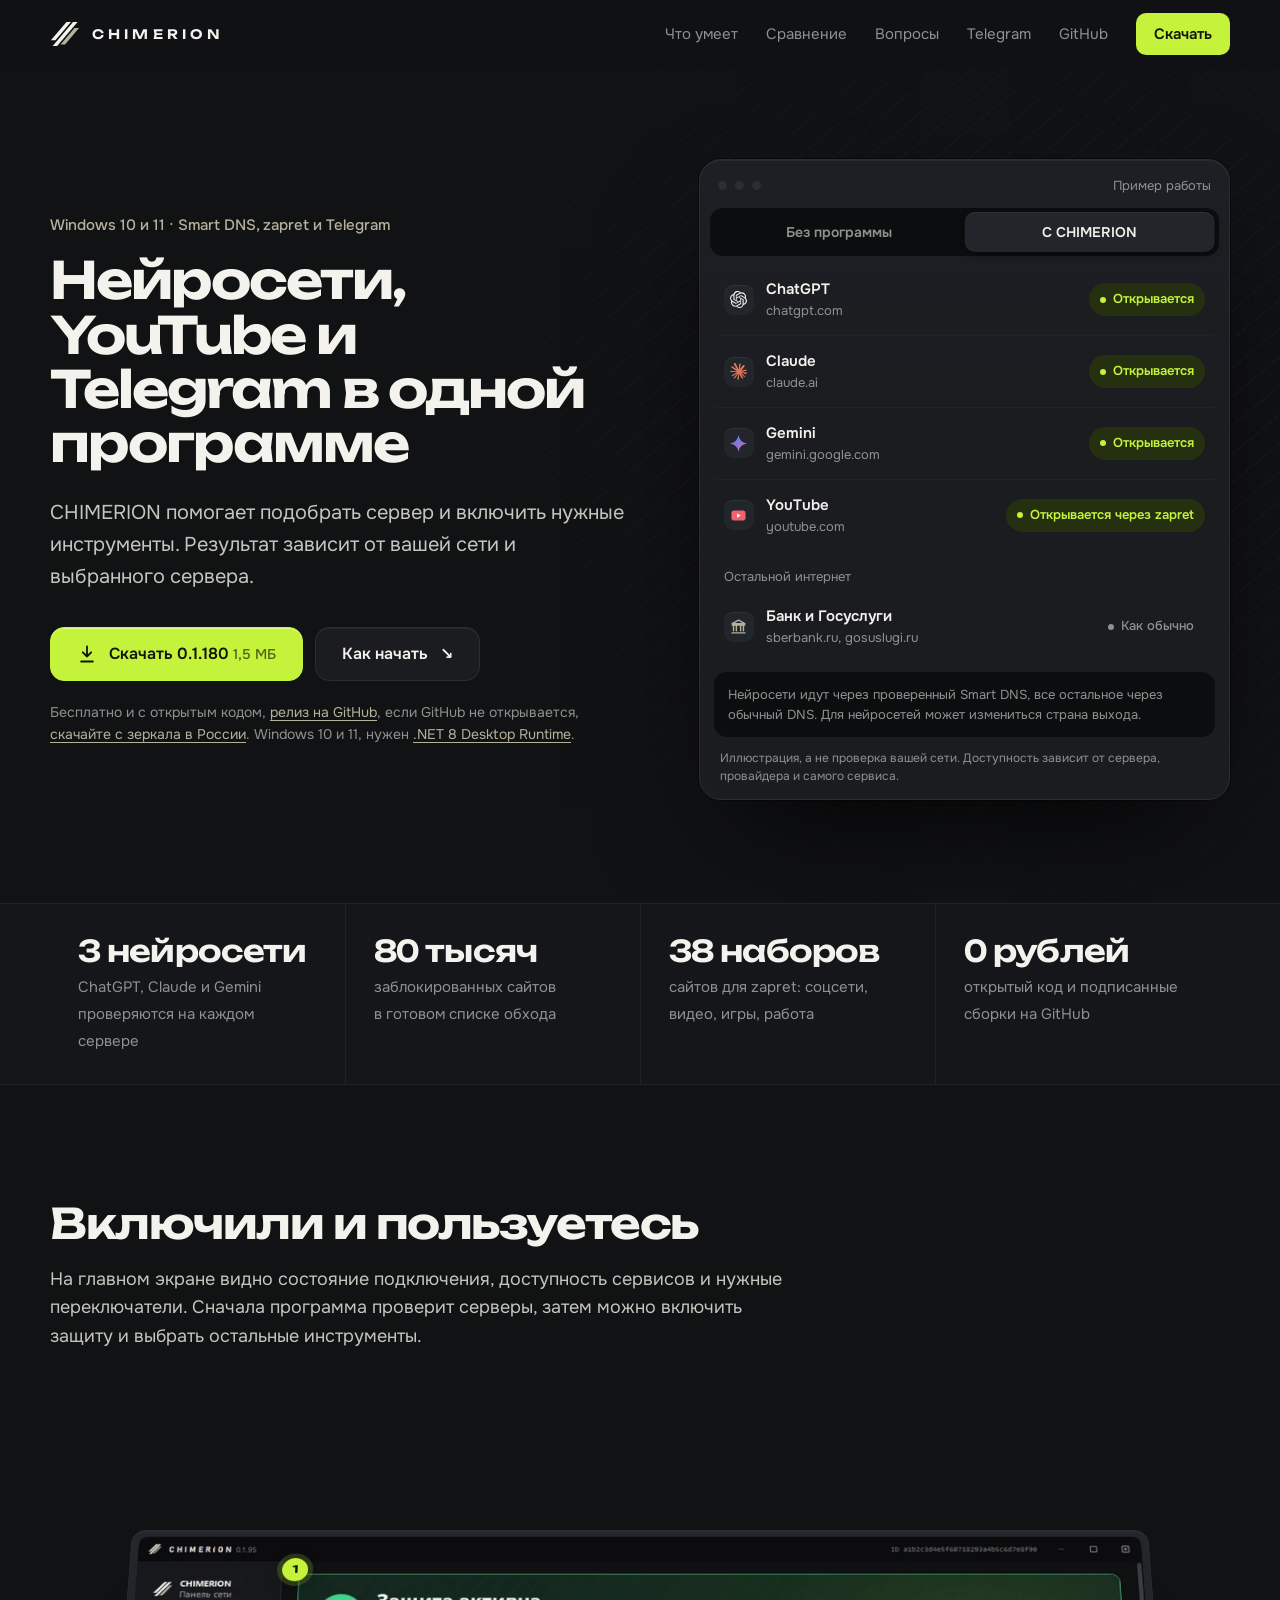
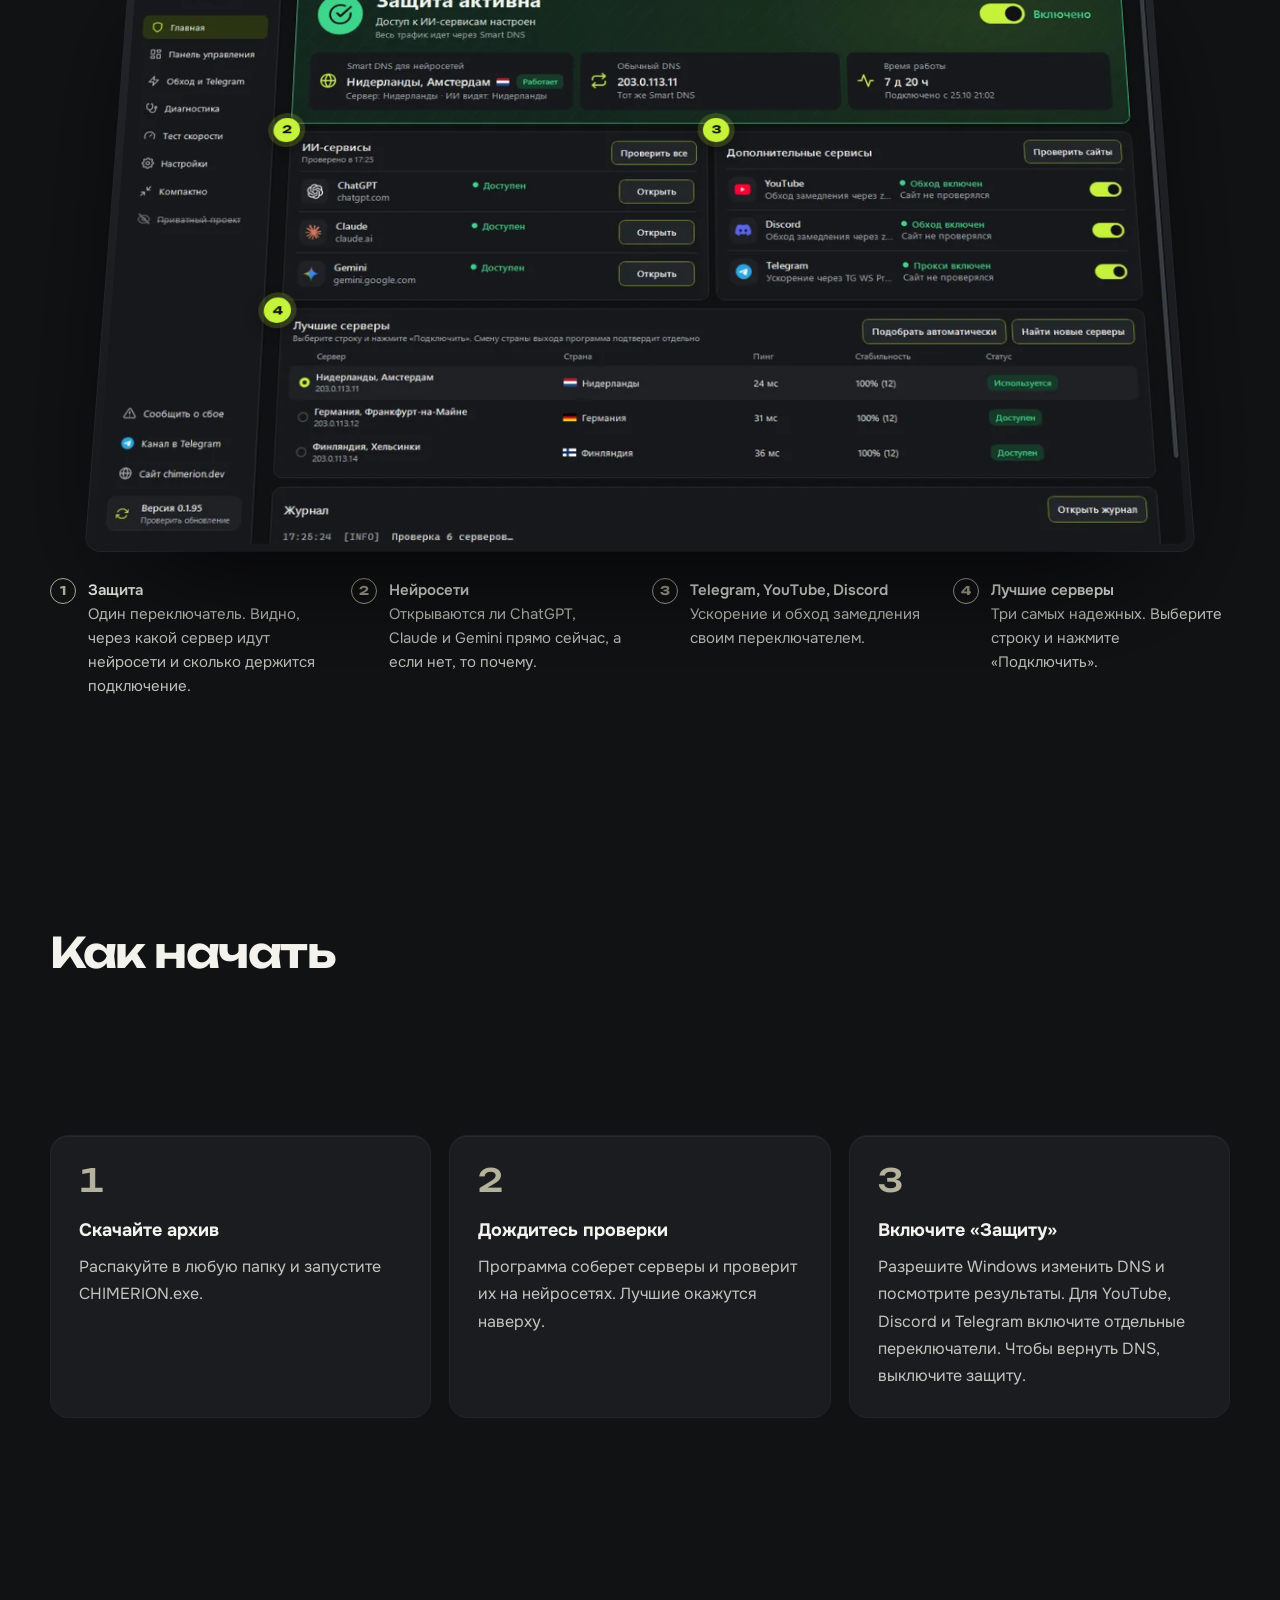
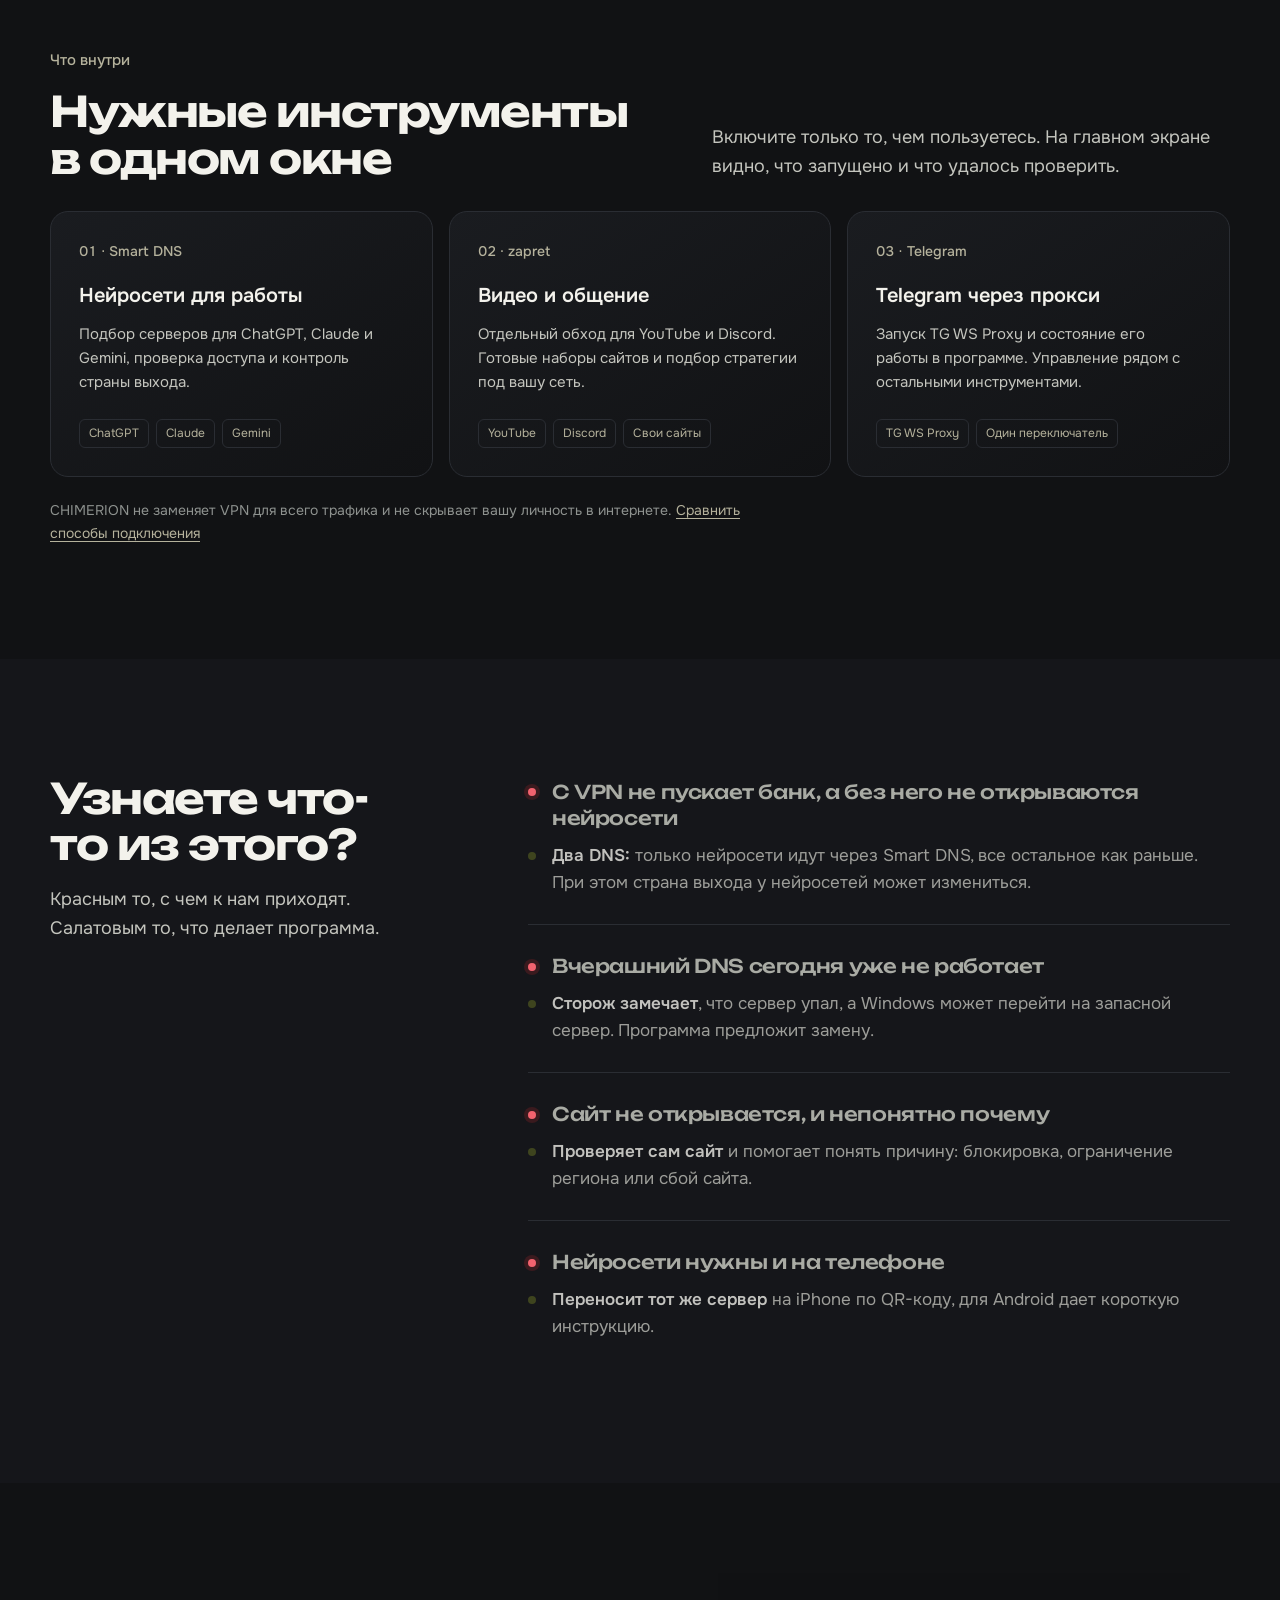
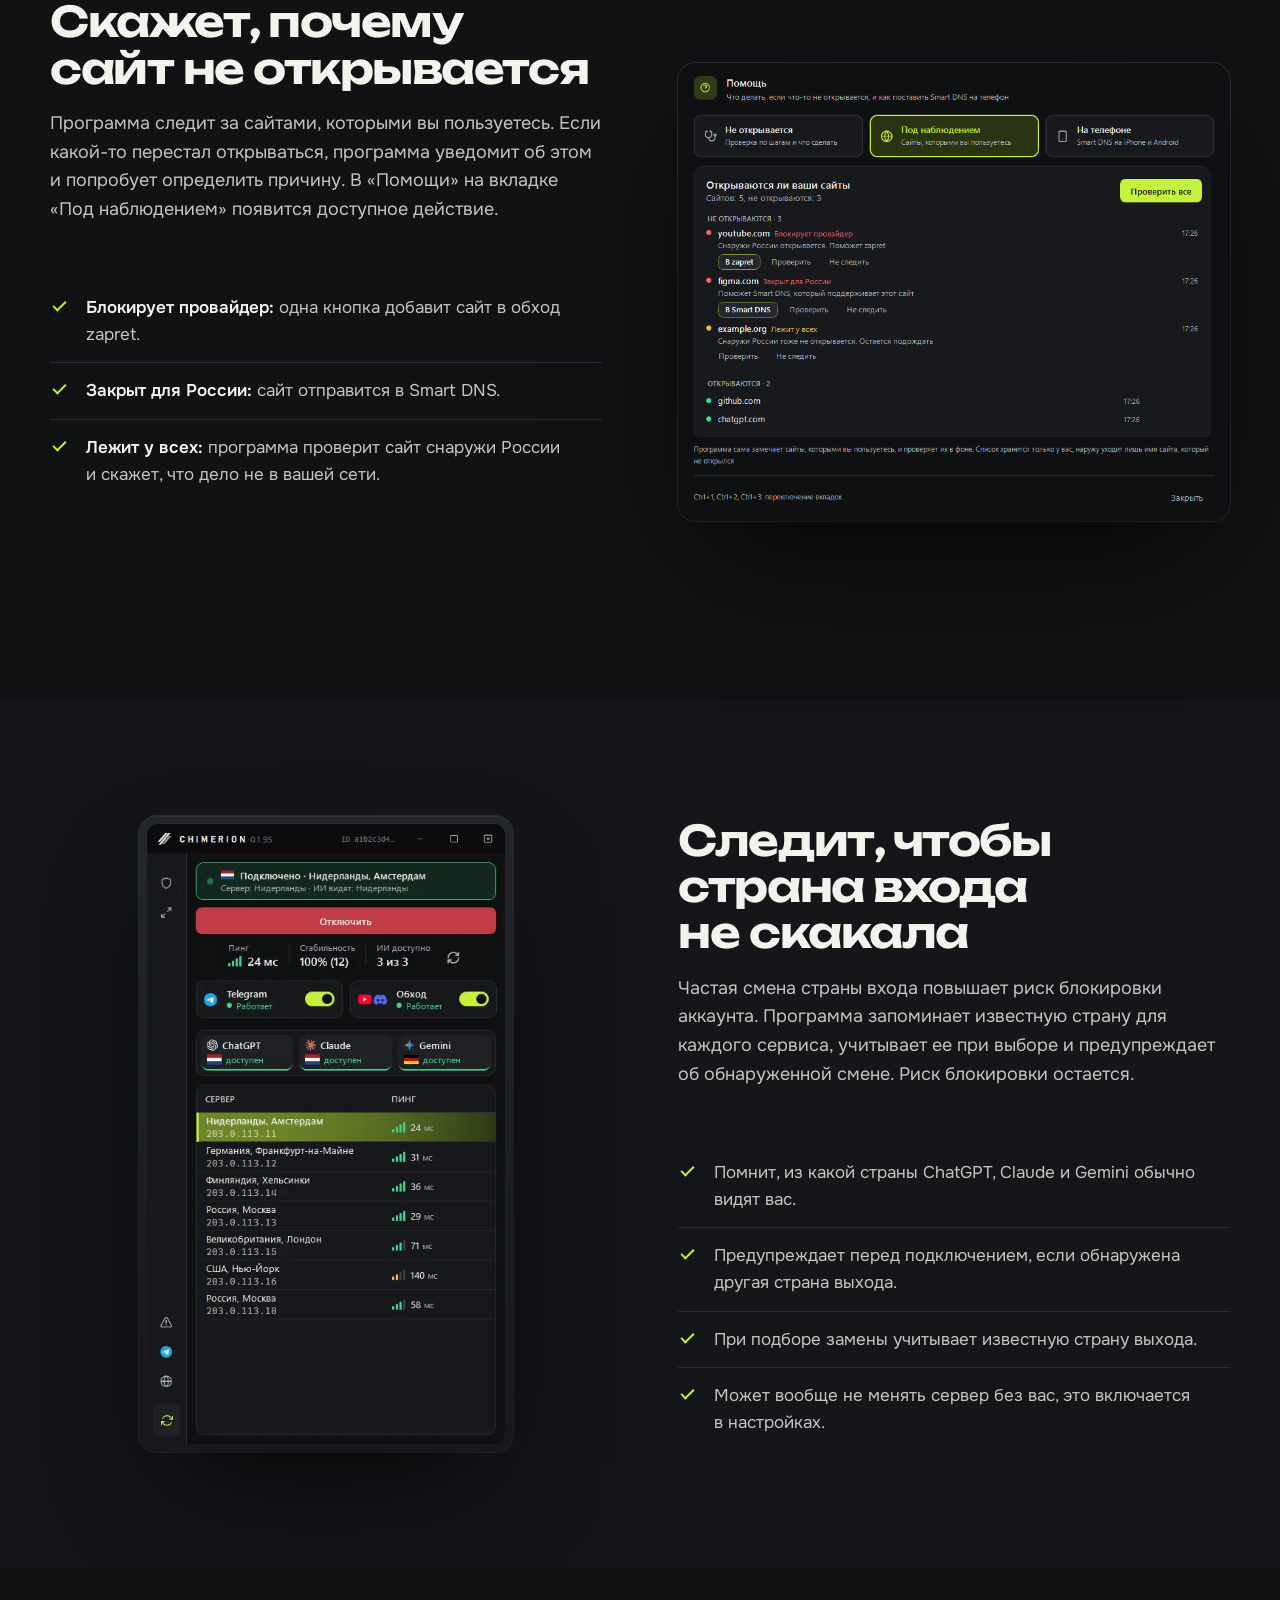
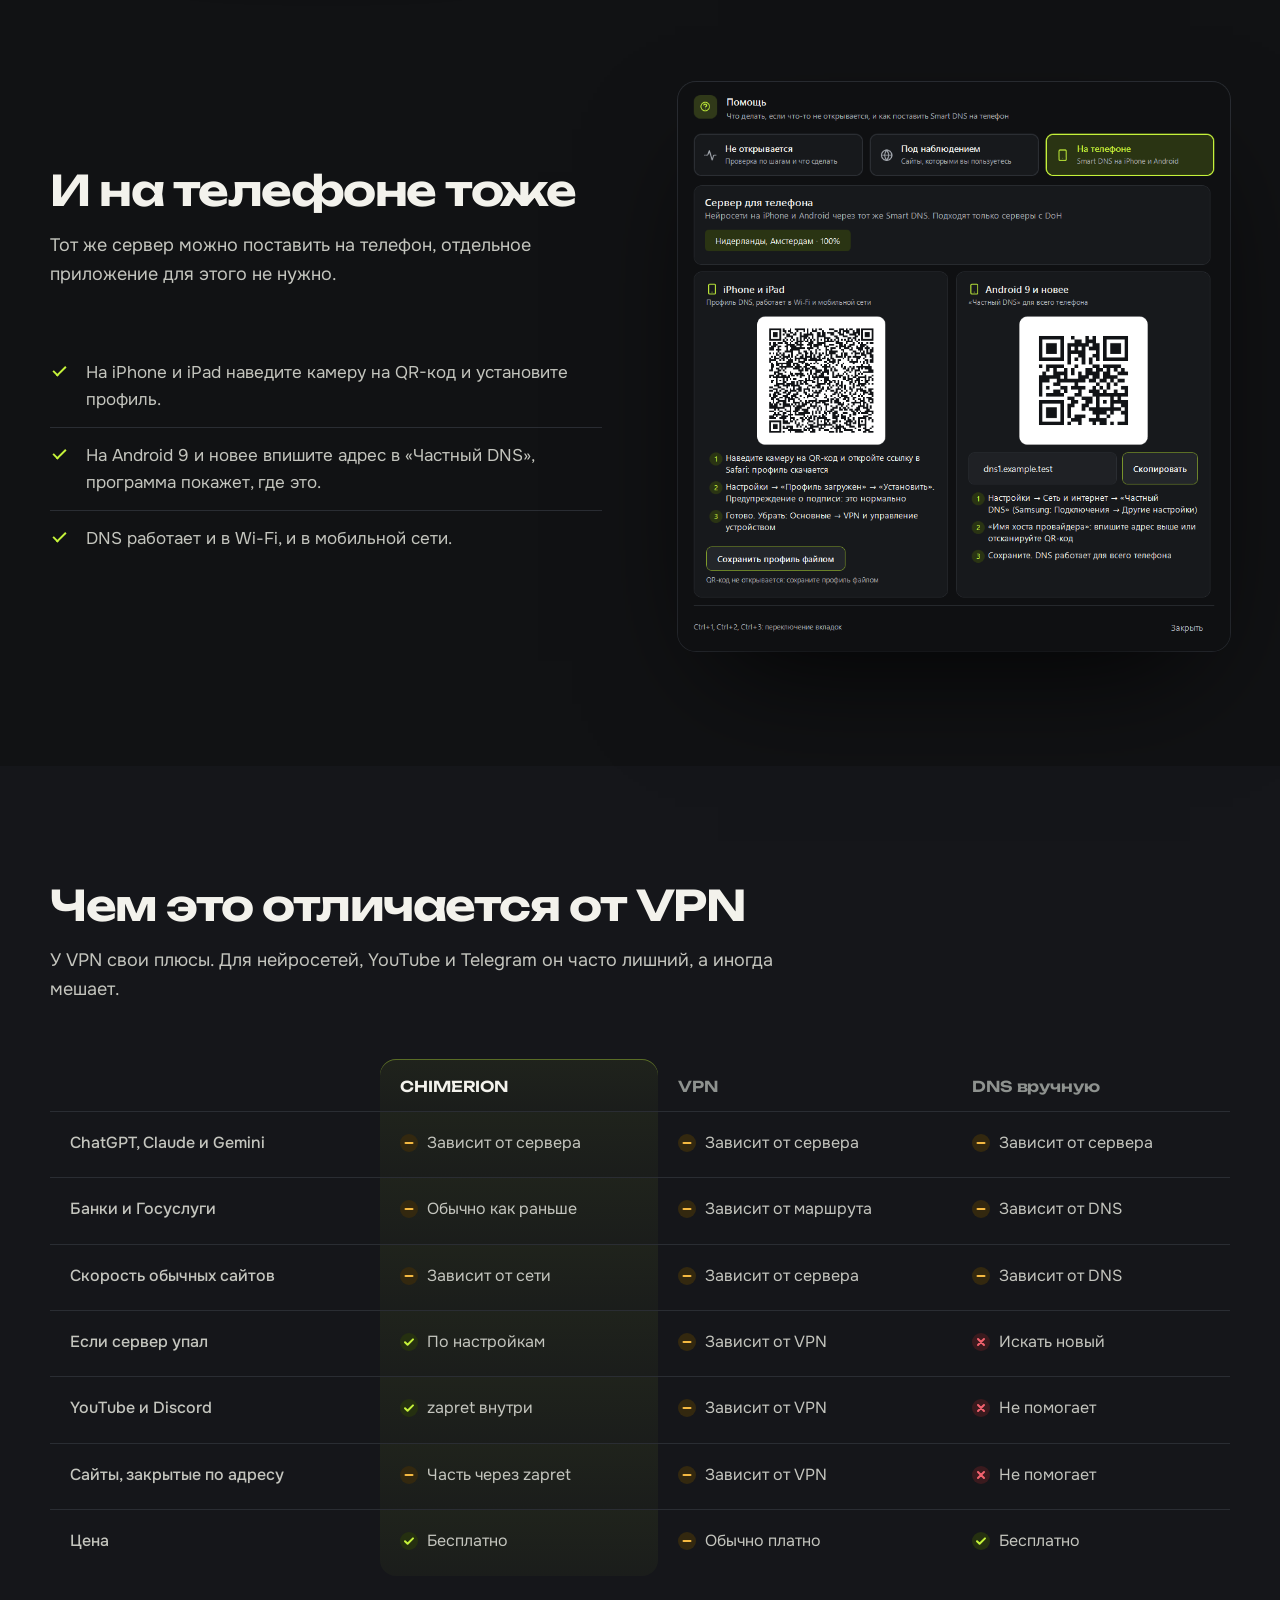
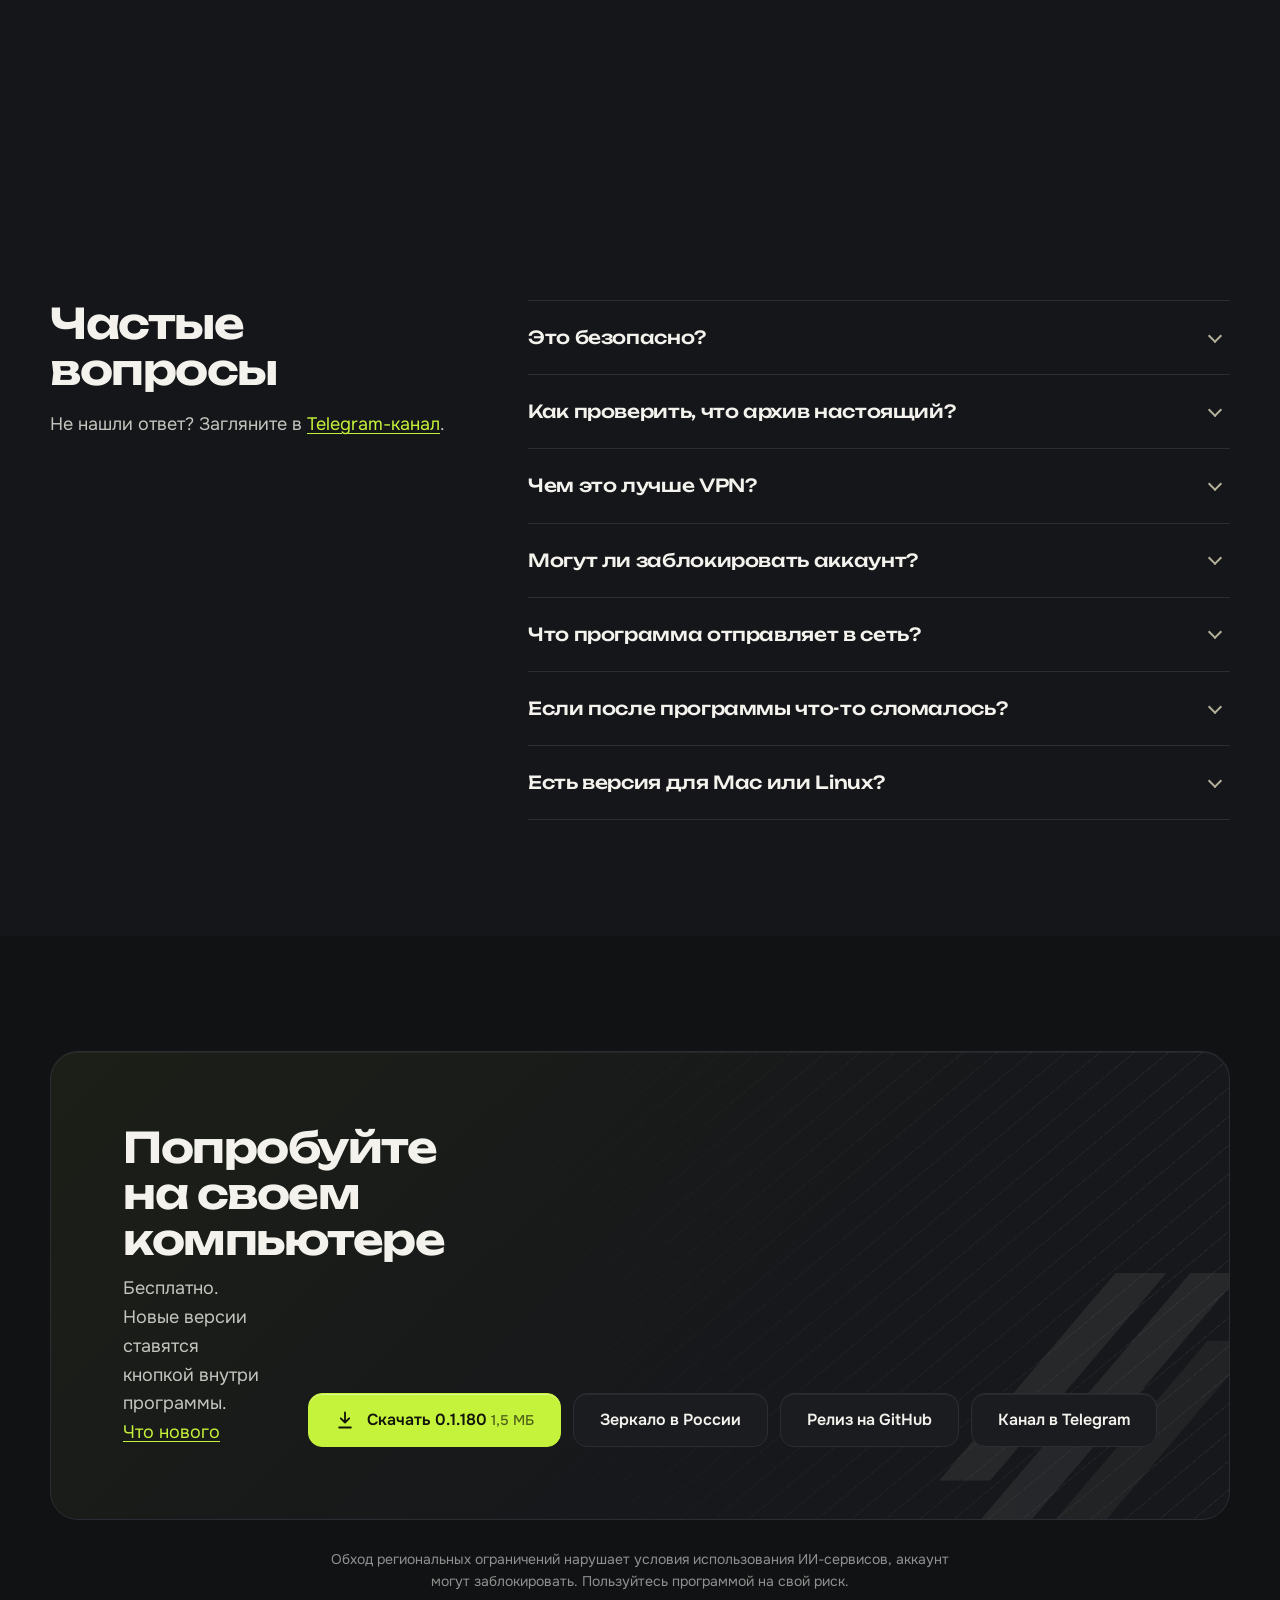
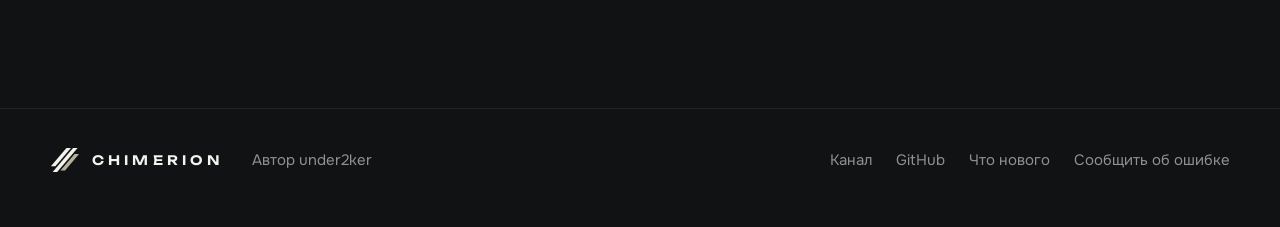
<file: site/index.html>
<!doctype html>
<html lang="ru">
<head>
<meta charset="utf-8">
<meta name="viewport" content="width=device-width, initial-scale=1">
<title>CHIMERION: ChatGPT, Claude и Gemini из России без VPN</title>
<meta name="description" content="Бесплатная программа для Windows. Сама находит рабочий Smart DNS для ChatGPT, Claude и Gemini, снимает замедление YouTube и Discord, ускоряет Telegram. Режим «Два DNS» разделяет запросы нейросетей и остальных сайтов.">
<link rel="canonical" href="https://chimerion.dev/">
<meta property="og:type" content="website">
<meta property="og:url" content="https://chimerion.dev/">
<meta property="og:title" content="CHIMERION: нейросети из России без VPN">
<meta property="og:description" content="Программа для Windows сама находит рабочий Smart DNS для ChatGPT, Claude и Gemini. Бесплатно, с открытым кодом.">
<meta property="og:image" content="https://chimerion.dev/img/og-2.png">
<meta property="og:image:width" content="1200">
<meta property="og:image:height" content="630">
<meta name="twitter:card" content="summary_large_image">
<meta name="theme-color" content="#121315">
<link rel="icon" href="favicon.svg" type="image/svg+xml">
<link rel="icon" href="favicon.png" sizes="64x64">
<link rel="apple-touch-icon" href="apple-touch-icon.png">
<link rel="manifest" href="site.webmanifest">
<link rel="preconnect" href="https://api.github.com" crossorigin>
<link rel="preload" href="fonts/unbounded-cyr.woff2" as="font" type="font/woff2" crossorigin>
<link rel="preload" href="fonts/unbounded-lat.woff2" as="font" type="font/woff2" crossorigin>
<link rel="preload" href="fonts/onest-cyr.woff2" as="font" type="font/woff2" crossorigin>
<script type="application/ld+json">
{"@context":"https://schema.org","@type":"SoftwareApplication","name":"CHIMERION","operatingSystem":"Windows 10, Windows 11",
 "applicationCategory":"UtilitiesApplication","offers":{"@type":"Offer","price":"0","priceCurrency":"RUB"},
 "downloadUrl":"https://github.com/under2ker/chimerion/releases/download/v0.1.180/CHIMERION-0.1.180-win-x64.zip","author":{"@type":"Person","name":"under2ker"},
 "description":"Smart DNS для ChatGPT, Claude и Gemini, обход замедления YouTube и Discord, ускорение Telegram."}
</script>
<script>document.documentElement.classList.add("js")</script>
<style>
@font-face { font-family: "Unbounded"; src: url(fonts/unbounded-cyr.woff2) format("woff2"); font-weight: 200 900; font-display: swap;
  unicode-range: U+0301, U+0400-045F, U+0490-0491, U+04B0-04B1, U+2116; }
@font-face { font-family: "Unbounded"; src: url(fonts/unbounded-lat.woff2) format("woff2"); font-weight: 200 900; font-display: swap;
  unicode-range: U+0000-00FF, U+0131, U+0152-0153, U+02BB-02BC, U+02C6, U+02DA, U+02DC, U+2000-206F, U+20AC, U+2122, U+2191, U+2193, U+2212, U+2215, U+FEFF, U+FFFD; }
@font-face { font-family: "Onest"; src: url(fonts/onest-cyr.woff2) format("woff2"); font-weight: 100 900; font-display: swap;
  unicode-range: U+0301, U+0400-045F, U+0490-0491, U+04B0-04B1, U+2116; }
@font-face { font-family: "Onest"; src: url(fonts/onest-lat.woff2) format("woff2"); font-weight: 100 900; font-display: swap;
  unicode-range: U+0000-00FF, U+0131, U+0152-0153, U+02BB-02BC, U+02C6, U+02DA, U+02DC, U+2000-206F, U+20AC, U+2122, U+2191, U+2193, U+2212, U+2215, U+FEFF, U+FFFD; }

/* Цвета логотипа: кость и камень. Салатовый только для «работает» и главного действия, красный для «закрыто» */
:root {
  --graphite: #111214; --deep: #0C0D0F; --band: #15161A; --panel: #1A1C20; --panel2: #22252A; --line: #2A2D33; --line-soft: #202328;
  --bone: #F3F2EC; --stone: #B5B29C; --fog: #8E928F; --soft: #C4C5BE;
  --lime: #C5F23A; --lime-deep: #253010; --signal: #F2626E; --signal-deep: #3A1A1E; --amber: #F5B941;
  --display: "Unbounded", "Segoe UI", system-ui, sans-serif;
  --text: "Onest", "Segoe UI", system-ui, sans-serif;
  --measure: 62ch;
  --edge: inset 0 1px 0 rgba(255,255,255,.055);
  /* Фирменный узор: полосы под углом логотипа */
  --stripes: repeating-linear-gradient(-40deg, rgba(243,242,236,.06) 0 1px, transparent 1px 22px);
}
*, *::before, *::after { box-sizing: border-box; }
html { scroll-behavior: smooth; -webkit-text-size-adjust: 100%; scroll-padding-top: 80px; }
body { margin: 0; background: var(--graphite); color: var(--bone); font: 400 17px/1.6 var(--text); -webkit-font-smoothing: antialiased; font-feature-settings: "ss01"; }
img { max-width: 100%; height: auto; display: block; }
a { color: inherit; text-underline-offset: 3px; text-decoration-thickness: 1px; }
:focus-visible { outline: 2px solid var(--lime); outline-offset: 3px; border-radius: 6px; }
::selection { background: var(--lime); color: #12150a; }
.wrap { width: min(1180px, 100% - 40px); margin-inline: auto; }
.skip { position: absolute; left: -999px; top: 8px; background: var(--lime); color: #111; padding: 8px 14px; border-radius: 8px; z-index: 20; }
.skip:focus { left: 12px; }
.sr { position: absolute; width: 1px; height: 1px; overflow: hidden; clip-path: inset(50%); white-space: nowrap; }

/* ---------- Шапка ---------- */
.top { position: sticky; top: 0; z-index: 10; background: color-mix(in srgb, var(--graphite) 80%, transparent);
  backdrop-filter: blur(14px) saturate(1.2); border-bottom: 1px solid transparent; transition: border-color .2s; }
.top.scrolled { border-bottom-color: var(--line-soft); }
.top .wrap { display: flex; align-items: center; gap: 28px; height: 68px; }
.brand { display: flex; align-items: center; gap: 12px; text-decoration: none; font: 600 13px/1 var(--display); letter-spacing: .32em; }
.brand svg { width: 30px; height: 30px; }
.top nav { margin-left: auto; display: flex; align-items: center; gap: 28px; font-size: 15px; }
.top nav a { color: var(--fog); text-decoration: none; transition: color .15s; }
.top nav a:hover { color: var(--bone); }
.top nav .get { color: #12150a; background: var(--lime); padding: 9px 18px; border-radius: 10px; font-weight: 600; }
.top nav .get:hover { color: #12150a; background: #d6fa6a; }

/* ---------- Кнопки ---------- */
.btn { display: inline-flex; align-items: center; gap: 12px; padding: 16px 26px; border-radius: 14px; font: 600 16px/1.2 var(--text);
  text-decoration: none; border: 1px solid var(--line); background: var(--panel); box-shadow: var(--edge);
  transition: background .15s, border-color .15s, box-shadow .2s; }
.btn:hover { border-color: #41454c; background: var(--panel2); }
.btn.go { background: var(--lime); border-color: var(--lime); color: #12150a;
  box-shadow: inset 0 1px 0 rgba(255,255,255,.45); }
.btn.go:hover { background: #d6fa6a; }
.btn svg { width: 20px; height: 20px; flex: none; }
.btn small { font-weight: 500; opacity: .65; font-size: 14px; }

/* ---------- Первый экран ---------- */
.hero { position: relative; padding: clamp(48px, 7vw, 104px) 0 clamp(64px, 8vw, 120px); overflow: hidden; isolation: isolate; }
.hero::before { content: ""; position: absolute; inset: 0; z-index: -2; background: var(--stripes);
  -webkit-mask-image: radial-gradient(70% 90% at 78% 40%, #000 0%, transparent 75%); mask-image: radial-gradient(70% 90% at 78% 40%, #000 0%, transparent 75%); }
.hero .wrap { display: grid; grid-template-columns: minmax(0, 1.1fr) minmax(0, 1fr); gap: clamp(36px, 5vw, 80px); align-items: center; }
h1 { font: 650 clamp(32px, 4vw, 54px)/1.06 var(--display); letter-spacing: -.04em; margin: 0 0 26px; text-wrap: balance; }
.lead { font-size: clamp(18px, 1.6vw, 20px); color: var(--soft); margin: 0 0 34px; max-width: 33em; }
.actions { display: flex; flex-wrap: wrap; gap: 12px; }
.fine { margin: 20px 0 0; color: var(--fog); font-size: 14px; }
.fine a { color: var(--stone); }

/* Демонстрация: что видит браузер без программы и с ней */
.demo { position: relative; background: linear-gradient(180deg, #1D1F24, var(--panel) 40%); border: 1px solid var(--line); border-radius: 22px; padding: 10px;
  box-shadow: var(--edge), 0 50px 120px -40px rgba(0,0,0,.9), 0 0 0 1px rgba(0,0,0,.4); }
.demo-head { display: flex; align-items: center; gap: 8px; padding: 6px 8px 12px; color: var(--fog); font-size: 13px; }
.demo-head i { width: 9px; height: 9px; border-radius: 50%; background: var(--line); }
.demo-head span { margin-left: auto; }
.switch { display: grid; grid-template-columns: 1fr 1fr; background: var(--deep); border-radius: 13px; padding: 4px; position: relative; }
.switch button { position: relative; z-index: 1; appearance: none; border: 0; background: none; color: var(--fog); font: 600 14px/1 var(--text);
  padding: 13px 8px; border-radius: 10px; cursor: pointer; transition: color .25s; }
.switch button[aria-pressed="true"] { color: var(--bone); }
.switch .thumb { position: absolute; top: 4px; bottom: 4px; left: 4px; width: calc(50% - 4px); border-radius: 10px; background: var(--panel2);
  box-shadow: var(--edge), 0 2px 8px rgba(0,0,0,.4); transition: transform .5s cubic-bezier(.65,0,.25,1); }
.demo[data-on="1"] .switch .thumb { transform: translateX(100%); }
.rows { list-style: none; margin: 0; padding: 8px 6px 2px; }
.rows li { display: grid; grid-template-columns: 30px minmax(0, 1fr) auto; align-items: center; gap: 12px; padding: 13px 8px; }
.rows li + li { border-top: 1px solid var(--line-soft); }
.rows li.gap { border-top: 0; padding: 16px 8px 4px; display: block; color: var(--fog); font-size: 13px; }
.rows li.gap + li { border-top: 0; }
.rows .logo { width: 30px; height: 30px; border-radius: 9px; display: grid; place-items: center; background: var(--panel2); box-shadow: var(--edge); }
.rows .logo svg { width: 17px; height: 17px; }
.rows .name { min-width: 0; }
.rows .name b { display: block; font-weight: 600; font-size: 15px; }
.rows .name span { display: block; color: var(--fog); font-size: 13px; white-space: nowrap; overflow: hidden; text-overflow: ellipsis; }
.state { display: inline-flex; align-items: center; gap: 7px; font-size: 13px; font-weight: 600; padding: 6px 11px; border-radius: 99px; white-space: nowrap;
  transition: background .35s, color .35s; }
.state::before { content: ""; width: 6px; height: 6px; border-radius: 50%; background: currentColor; }
.state.bad { background: var(--signal-deep); color: var(--signal); }
.state.slow { background: #33280f; color: var(--amber); }
.state.ok { background: var(--lime-deep); color: var(--lime); }
.state.same { background: transparent; color: var(--fog); font-weight: 500; }
.state.same::before { background: var(--fog); }
.dns { margin: 8px 4px 4px; padding: 13px 14px; border-radius: 13px; background: var(--deep); color: var(--fog); font-size: 13px; line-height: 1.5; min-height: 4.6em; }

/* ---------- Полоса фактов ---------- */
.facts { background: var(--band); border-block: 1px solid var(--line-soft); }
.facts ul { list-style: none; margin: 0; padding: 0; display: grid; grid-template-columns: repeat(4, minmax(0, 1fr)); }
.facts li { padding: 30px 28px; }
.facts li + li { border-left: 1px solid var(--line-soft); }
.facts b { display: block; font: 600 clamp(22px, 2.4vw, 30px)/1.1 var(--display); letter-spacing: -.03em; margin-bottom: 6px; font-variant-numeric: tabular-nums; }
.facts li > span { color: var(--fog); font-size: 15px; }
.facts .num { display: inline-block; min-width: .6em; }

/* ---------- Разделы ---------- */
.band { padding: clamp(72px, 9vw, 128px) 0; overflow-x: clip; }
.band.alt { background: var(--band); }
h2 { font: 650 clamp(27px, 3.3vw, 42px)/1.1 var(--display); letter-spacing: -.035em; margin: 0 0 18px; text-wrap: balance; max-width: 19em; }
.intro { color: var(--soft); max-width: var(--measure); margin: 0 0 clamp(36px, 4.5vw, 56px); font-size: 18px; }

/* Скриншот программы с подписями */
.screen { margin: 0; position: relative; }
.screen .frame { position: relative; border-radius: 16px; padding: 8px; background: linear-gradient(180deg, #23262B, #16181B);
  box-shadow: var(--edge), 0 60px 140px -50px rgba(0,0,0,.95), 0 0 0 1px var(--line); }
.screen img { border-radius: 10px; }
.pin { position: absolute; width: 30px; height: 30px; margin: -15px 0 0 -15px; border-radius: 50%; display: grid; place-items: center;
  background: var(--lime); color: #12150a; font: 700 13px/1 var(--display); box-shadow: 0 0 0 6px rgba(197,242,58,.18), 0 6px 18px rgba(0,0,0,.5); }
.legend { list-style: none; margin: 28px 0 0; padding: 0; display: grid; grid-template-columns: repeat(4, minmax(0, 1fr)); gap: 24px; counter-reset: l; }
.legend li { counter-increment: l; display: grid; grid-template-columns: 26px 1fr; gap: 12px; color: var(--soft); font-size: 15px; }
.legend li::before { content: counter(l); width: 26px; height: 26px; border-radius: 50%; display: grid; place-items: center; border: 1px solid var(--stone);
  color: var(--stone); font: 700 12px/1 var(--display); }
.legend b { display: block; color: var(--bone); font-weight: 600; }

/* Что случилось → что делает программа: заголовок стоит, список прокручивается */
.cases-wrap { display: grid; grid-template-columns: minmax(0, 4fr) minmax(0, 7fr); gap: clamp(32px, 6vw, 96px); align-items: start; }
.cases-wrap .side { position: sticky; top: 108px; }
.cases-wrap .intro { margin-bottom: 0; }
.cases { list-style: none; margin: 0; padding: 0; }
.cases li { padding: 28px 0; border-top: 1px solid var(--line); }
.cases li:first-child { border-top: 0; padding-top: 4px; }
.cases q { quotes: none; display: block; font: 500 clamp(17px, 1.5vw, 19px)/1.4 var(--display); letter-spacing: -.02em; color: var(--bone);
  padding-left: 24px; position: relative; margin-bottom: 10px; }
.cases q::before { content: ""; position: absolute; left: 0; top: .5em; width: 8px; height: 8px; border-radius: 50%; background: var(--signal);
  box-shadow: 0 0 0 4px var(--signal-deep); }
.cases p { margin: 0; color: var(--soft); padding-left: 24px; position: relative; max-width: var(--measure); }
.cases p::before { content: ""; position: absolute; left: 0; top: .62em; width: 8px; height: 8px; border-radius: 50%; background: var(--lime);
  box-shadow: 0 0 0 4px var(--lime-deep); }
.cases p b { color: var(--bone); font-weight: 600; }

/* Две колонки: текст и снимок */
.pair { display: grid; grid-template-columns: minmax(0, 1fr) minmax(0, 1fr); gap: clamp(36px, 6vw, 96px); align-items: center; }
.pair .shot { justify-self: center; position: relative; }
.pair.flip > .shot { order: -1; }
.pair .shot::before { content: ""; position: absolute; inset: -60px; z-index: -1; background: radial-gradient(closest-side, rgba(181,178,156,.12), transparent); }
.pair .shot { padding: 8px; border-radius: 18px; background: linear-gradient(180deg, #23262B, #16181B);
  box-shadow: var(--edge), 0 50px 120px -40px rgba(0,0,0,.9), 0 0 0 1px var(--line); }
.pair img { border-radius: 11px; max-height: 620px; width: auto; }
.phone-shot, .watched-shot { overflow: hidden; padding: 0 !important; }
.pair .phone-shot img, .pair .watched-shot img { width: 100%; max-height: none; }
.ticks { list-style: none; padding: 0; margin: 0; }
.ticks li { padding: 14px 0 14px 36px; position: relative; color: var(--soft); border-top: 1px solid var(--line); }
.ticks li:first-child { border-top: 0; }
.ticks li::before { content: ""; position: absolute; left: 3px; top: 21px; width: 13px; height: 7px; border-left: 2px solid var(--lime);
  border-bottom: 2px solid var(--lime); transform: rotate(-45deg); }
.ticks b { color: var(--bone); font-weight: 600; }

/* Три шага: настоящая последовательность */
.steps { list-style: none; margin: 0; padding: 0; display: grid; grid-template-columns: repeat(3, minmax(0, 1fr)); gap: 18px; counter-reset: s; }
.steps li { counter-increment: s; padding: 28px; background: var(--panel); border-radius: 18px; box-shadow: var(--edge); border: 1px solid var(--line-soft); }
.steps li::before { content: counter(s); font: 500 32px/1 var(--display); color: var(--stone);
  display: block; margin-bottom: 20px; font-variant-numeric: tabular-nums; }
.steps b { display: block; font-size: 18px; margin-bottom: 8px; }
.steps span { color: var(--soft); font-size: 16px; }

/* Вопросы */
.faq-wrap { display: grid; grid-template-columns: minmax(0, 4fr) minmax(0, 7fr); gap: clamp(32px, 6vw, 96px); align-items: start; }
.faq details { border-top: 1px solid var(--line); }
.faq details:last-child { border-bottom: 1px solid var(--line); }
.faq summary { cursor: pointer; list-style: none; padding: 24px 48px 24px 0; position: relative; font: 500 18px/1.4 var(--display); letter-spacing: -.02em; }
.faq summary::-webkit-details-marker { display: none; }
.faq summary::after { content: ""; position: absolute; right: 10px; top: 50%; width: 10px; height: 10px; margin-top: -7px;
  border-right: 2px solid var(--stone); border-bottom: 2px solid var(--stone); transform: rotate(45deg); transition: transform .25s; }
.faq summary:hover { color: #fff; }
.faq details[open] summary::after { transform: rotate(-135deg); margin-top: -2px; }
.faq details p { margin: 0 0 26px; color: var(--soft); max-width: var(--measure); }
.faq a { color: var(--lime); }

/* Финал */
.final { position: relative; overflow: hidden; isolation: isolate; }
.final .card { position: relative; border-radius: 28px; padding: clamp(36px, 6vw, 72px); background: linear-gradient(135deg, #1C1F17, #16181B 60%);
  border: 1px solid var(--line); box-shadow: var(--edge); overflow: hidden; isolation: isolate;
  display: grid; grid-template-columns: minmax(0, 1fr) auto; gap: 32px 48px; align-items: end; }
.final .card::before { content: ""; position: absolute; inset: 0; z-index: -1; background: var(--stripes);
  -webkit-mask-image: linear-gradient(90deg, transparent 30%, #000); mask-image: linear-gradient(90deg, transparent 30%, #000); }
.final .mark { position: absolute; right: -40px; bottom: -60px; width: 340px; height: 340px; z-index: -1; opacity: .07; }
.final h2 { margin-bottom: 12px; }
.final .intro { margin: 0; }
.final .news { color: var(--lime); white-space: nowrap; }
.risk { margin: 28px auto 0; color: var(--fog); font-size: 14px; max-width: 70ch; text-align: center; }

.foot { padding: 36px 0 52px; color: var(--fog); font-size: 15px; border-top: 1px solid var(--line-soft); }
.foot .wrap { display: flex; flex-wrap: wrap; gap: 16px 28px; align-items: center; }
.foot .brand { color: var(--bone); }
.foot nav { display: flex; flex-wrap: wrap; gap: 24px; margin-left: auto; }
.foot a { text-decoration: none; }
.foot nav a:hover { color: var(--bone); }

@media (max-width: 1000px) {
  .hero .wrap, .pair, .cases-wrap, .faq-wrap { grid-template-columns: 1fr; }
  .cases-wrap .side { position: static; }
  .pair.flip > .shot { order: 0; }
  .pair img { max-height: 540px; }
  .steps { grid-template-columns: 1fr; }
  .facts ul, .legend { grid-template-columns: repeat(2, minmax(0, 1fr)); }
  .facts li:nth-child(3) { border-left: 0; }
  .facts li:nth-child(n+3) { border-top: 1px solid var(--line-soft); }
  .final .card { grid-template-columns: 1fr; align-items: start; }
}
@media (max-width: 640px) {
  body { font-size: 16px; }
  .actions .btn { flex: 1 1 100%; justify-content: center; }
  .rows .name span { display: none; }
  .state { font-size: 12px; padding: 5px 9px; }
  .facts li { padding: 22px 18px; }
  .legend { grid-template-columns: 1fr; }
  .pin { width: 22px; height: 22px; margin: -11px 0 0 -11px; font-size: 11px; box-shadow: 0 0 0 4px rgba(197,242,58,.18); }
  .foot nav { margin-left: 0; }
}
@media (prefers-reduced-motion: reduce) {
  html { scroll-behavior: auto; }
  *, *::before, *::after { transition: none !important; }
}
/* ---------- Движение ---------- */
/* Полоса прочитанного над шапкой */
.progress { position: absolute; left: 0; top: 0; height: 2px; width: 100%; background: var(--lime); transform-origin: 0 50%;
  transform: scaleX(var(--read, 0)); }
.top.scrolled .wrap { height: 60px; }
.top .wrap { transition: height .3s ease; }

/* Появление при прокрутке */
.js .reveal { opacity: 0; transform: translateY(12px); transition: opacity .6s cubic-bezier(.2,.7,.2,1) var(--d, 0s), transform .6s cubic-bezier(.2,.7,.2,1) var(--d, 0s); }
.js .reveal.in { opacity: 1; transform: none; }
.js .reveal.soft { transform: translateY(12px); }
.js .reveal.soft.in { transform: none; }

/* Первый экран: свет и узор чуть отстают от прокрутки */
.hero::before { transform: translateY(calc(var(--py, 0) * .35px)); }
.hero::after { transform: translateY(calc(var(--py, 0) * .6px)); }
.demo { transition: transform .9s cubic-bezier(.2,.7,.2,1); }

/* Просмотр скриншота: картинка плавно вырастает из своего места и так же возвращается */
.zoomable { cursor: zoom-in; }
.zoomable:focus-visible { outline: 2px solid var(--lime); outline-offset: 4px; }
.lb { position: fixed; inset: 0; z-index: 100; cursor: zoom-out; background: rgba(8,9,10,.86); -webkit-backdrop-filter: blur(10px); backdrop-filter: blur(10px);
  opacity: 0; transition: opacity .42s ease; }
.lb.open { opacity: 1; }
.lb-img { position: fixed; z-index: 101; margin: 0; border-radius: 12px; transform-origin: 0 0; cursor: zoom-out; max-width: none; max-height: none;
  box-shadow: 0 40px 120px -30px rgba(0,0,0,.9), 0 0 0 1px var(--line); transition: transform .5s cubic-bezier(.2,.8,.2,1), border-radius .5s; will-change: transform; }
.lb-x { position: fixed; z-index: 102; top: 18px; right: 18px; width: 46px; height: 46px; border-radius: 50%; display: grid; place-items: center; cursor: pointer;
  color: var(--bone, #F3F2EC); background: rgba(26,28,32,.9); border: 1px solid var(--line); box-shadow: 0 10px 30px rgba(0,0,0,.45);
  opacity: 0; transform: scale(.6) rotate(-90deg); transition: opacity .3s ease, transform .45s cubic-bezier(.3,1.5,.5,1), background .2s, border-color .2s, color .2s; }
.lb.open ~ .lb-x { opacity: 1; transform: none; transition-delay: .18s, .18s, 0s, 0s, 0s; }
.lb.open ~ .lb-x:hover { background: var(--lime); border-color: var(--lime); color: #12150a; transform: rotate(90deg); transition-delay: 0s; }
.lb.open ~ .lb-x:active { transform: rotate(90deg) scale(.9); }
.lb-x:focus-visible { outline: 2px solid var(--lime); outline-offset: 3px; }
.lb-x svg { width: 20px; height: 20px; }
@media (max-width: 600px) { .lb-x { top: 12px; right: 12px; width: 42px; height: 42px; } }
@media (prefers-reduced-motion: reduce) { .lb-img { transition: none; } .lb-x, .lb.open ~ .lb-x { transition: opacity .2s; transform: none; } }

/* Скриншот выпрямляется по мере прокрутки */
.screen .frame { transform: perspective(1800px) rotateX(calc(var(--tilt, 0) * 14deg)) scale(calc(1 - var(--tilt, 0) * .06)); transform-origin: 50% 100%;
  will-change: transform; }

/* Метки на скриншоте: по одной, наведение на пункт подсвечивает метку */
.js .pin { opacity: 0; transform: scale(.4); transition: opacity .5s, transform .5s cubic-bezier(.2,.7,.2,1), box-shadow .3s; }
.screen.in .pin { opacity: 1; transform: none; }
.screen.in .pin:nth-of-type(1) { transition-delay: .3s; }
.screen.in .pin:nth-of-type(2) { transition-delay: .5s; }
.screen.in .pin:nth-of-type(3) { transition-delay: .7s; }
.screen.in .pin:nth-of-type(4) { transition-delay: .9s; }
.pin.hot { transform: scale(1.15) !important; box-shadow: 0 0 0 8px rgba(197,242,58,.18), 0 6px 18px rgba(0,0,0,.5); transition-delay: 0s !important; }
.legend li { cursor: default; transition: color .2s; }
.legend li:hover b { color: var(--lime); }
.legend li:hover::before { background: var(--lime); border-color: var(--lime); color: #12150a; }
.legend li::before { transition: background .2s, border-color .2s, color .2s; }

/* Ситуации: та, что в середине экрана, загорается */
.cases q, .cases p { transition: color .5s, opacity .5s; }
.cases q::before, .cases p::before { transition: background .5s, box-shadow .5s, transform .5s; }
.js .cases li:not(.lit) q { color: #A9ABA4; }
.js .cases li:not(.lit) p { opacity: .78; }
.js .cases li:not(.lit) p::before { background: #4b5320; box-shadow: none; }
.js .cases li.lit q::before { background: #5a2a2f; box-shadow: none; transform: scale(.8); }
.js .cases li.lit p::before { box-shadow: 0 0 0 5px var(--lime-deep); }

/* Ответы раскрываются плавно */
.faq details .answer { overflow: hidden; }
.faq details p { transition: opacity .35s; }

/* Финал: логотип выезжает */
.js .final .mark { transform: translate(60px, 40px) rotate(-8deg); opacity: 0; transition: transform .9s cubic-bezier(.2,.7,.2,1), opacity .9s; }
.js .final .card.in .mark { transform: none; opacity: .07; }

/* Кнопки чуть приподнимаются */
.btn { transition: background .15s, border-color .15s, box-shadow .2s, transform .2s; }
.btn:hover { transform: translateY(-2px); }
.btn:active { transform: translateY(0); }

@media (prefers-reduced-motion: reduce) {
  .js .reveal, .js .pin, .js .final .mark { opacity: 1 !important; transform: none !important; }
  .screen .frame { transform: none; }
  .hero::before, .hero::after { transform: none; }
  .js .cases li:not(.lit) q, .js .cases li:not(.lit) p { color: inherit; opacity: 1; }
  .progress { display: none; }
}
/* ---------- Меню на телефоне ---------- */
.menu { display: none; appearance: none; border: 0; background: none; width: 44px; height: 44px; margin-left: auto; padding: 0; cursor: pointer;
  border-radius: 10px; position: relative; }
.menu span { position: absolute; left: 12px; right: 12px; height: 2px; border-radius: 2px; background: var(--bone); transition: transform .3s, top .3s; }
.menu span:first-child { top: 17px; } .menu span:last-child { top: 25px; }
.menu[aria-expanded="true"] span:first-child { top: 21px; transform: rotate(45deg); }
.menu[aria-expanded="true"] span:last-child { top: 21px; transform: rotate(-45deg); }

/* ---------- Сравнение ---------- */
.compare { width: 100%; border-collapse: separate; border-spacing: 0; font-size: 16px; }
.compare th, .compare td { padding: 18px 20px; text-align: left; vertical-align: top; border-top: 1px solid var(--line); }
.compare thead th { border-top: 0; font: 600 15px/1.3 var(--display); letter-spacing: -.01em; color: var(--fog); padding-bottom: 14px; }
.compare thead th.us { color: var(--bone); }
.compare tbody th { font-weight: 500; color: var(--soft); width: 28%; }
.compare .us { background: linear-gradient(180deg, rgba(197,242,58,.06), rgba(197,242,58,.03)); }
.compare thead .us { border-radius: 16px 16px 0 0; box-shadow: inset 0 1px 0 rgba(197,242,58,.35); }
.compare tbody tr:last-child .us { border-radius: 0 0 16px 16px; }
.compare td { color: var(--soft); }
.mk { display: inline-flex; align-items: center; gap: 9px; }
.mk::before { content: ""; flex: none; width: 18px; height: 18px; border-radius: 50%; background-position: center; background-repeat: no-repeat; }
.mk.y::before { background-color: var(--lime-deep); background-image: url("data:image/svg+xml,%3Csvg xmlns='http://www.w3.org/2000/svg' viewBox='0 0 18 18'%3E%3Cpath d='M5 9.2l2.6 2.6L13 6.4' fill='none' stroke='%23C5F23A' stroke-width='2' stroke-linecap='round' stroke-linejoin='round'/%3E%3C/svg%3E"); }
.mk.n::before { background-color: var(--signal-deep); background-image: url("data:image/svg+xml,%3Csvg xmlns='http://www.w3.org/2000/svg' viewBox='0 0 18 18'%3E%3Cpath d='M6 6l6 6M12 6l-6 6' fill='none' stroke='%23F2626E' stroke-width='2' stroke-linecap='round'/%3E%3C/svg%3E"); }
.mk.m::before { background-color: #33280f; background-image: url("data:image/svg+xml,%3Csvg xmlns='http://www.w3.org/2000/svg' viewBox='0 0 18 18'%3E%3Cpath d='M5.5 9h7' fill='none' stroke='%23F5B941' stroke-width='2' stroke-linecap='round'/%3E%3C/svg%3E"); }
.compare-note { color: var(--fog); font-size: 15px; margin: 22px 0 0; max-width: var(--measure); }
.code { font-family: Consolas, "Cascadia Mono", monospace; font-size: 14px; background: var(--deep); border: 1px solid var(--line); padding: 2px 7px; border-radius: 6px; color: var(--bone); word-break: break-all; }

@media (max-width: 760px) {
  .compare thead th:first-child { display: none; }
  .compare tr { display: grid; grid-template-columns: repeat(3, minmax(0, 1fr)); }
  .compare tbody th { grid-column: 1 / -1; width: auto; padding: 16px 4px 6px; color: var(--bone); }
  .compare td { border-top: 0; padding: 4px 8px 16px; font-size: 14px; }
  .compare thead th { padding: 10px 8px; font-size: 13px; }
  .compare .mk { flex-direction: column; align-items: flex-start; gap: 6px; }
  .compare tbody tr + tr th { border-top: 1px solid var(--line); }
  .compare thead .us, .compare tbody tr:last-child .us { border-radius: 0; }
}
@media (max-width: 640px) {
  .menu { display: block; }
  .top nav { position: absolute; top: 100%; left: 0; right: 0; flex-direction: column; align-items: stretch; gap: 0; padding: 8px 20px 20px;
    background: var(--graphite); border-bottom: 1px solid var(--line); box-shadow: 0 30px 60px -20px rgba(0,0,0,.7);
    visibility: hidden; opacity: 0; transform: translateY(-8px); transition: opacity .25s, transform .25s, visibility 0s .25s; }
  .top nav.open { visibility: visible; opacity: 1; transform: none; transition: opacity .25s, transform .25s; }
  .top nav a:not(.get) { display: block; padding: 14px 4px; font-size: 17px; color: var(--bone); border-bottom: 1px solid var(--line-soft); }
  .top nav .get { margin-top: 14px; text-align: center; padding: 14px; }
}

/* Обзор инструментов: тот же ритм и палитра, что у основных разделов. */
.eyebrow { margin: 0 0 16px; color: var(--stone); font-size: 15px; font-weight: 500; }
.demo-note { margin: 12px 10px 4px; color: var(--fog); font-size: 12px; line-height: 1.5; }
.section-heading { display: grid; grid-template-columns: 1.2fr 1fr; align-items: end; gap: 40px; margin-bottom: 30px; }
.section-heading h2, .section-heading .intro { margin-bottom: 0; }
.tool-grid { display: grid; grid-template-columns: repeat(3,minmax(0,1fr)); gap: 16px; }
.tool { display:flex; flex-direction:column; padding:28px; border:1px solid var(--line); border-radius:18px; background:linear-gradient(145deg,var(--panel),var(--graphite)); }
.tool-index { color:var(--stone); font-size:14px; font-weight:500; font-variant-numeric:tabular-nums; }
.tool h3 { font:600 20px/1.4 var(--text); margin:20px 0 12px; }
.tool p { color:var(--soft); font-size:15px; margin:0 0 25px; }
.tool-tags { display:flex; flex-wrap:wrap; gap:7px; margin-top:auto; }
.tool-tags span { border:1px solid var(--line); padding:4px 9px; border-radius:6px; color:var(--stone); font-size:12px; }
.tool-note { color:var(--fog); font-size:14px; margin:22px 0 0; max-width:80ch; }
.tool-note a { color:var(--stone); }
@media (max-width:760px) { .tool-grid,.section-heading { grid-template-columns:1fr; } .section-heading { gap:16px; } .tool { padding:24px; } }

</style>
</head>
<body>
<a class="skip" href="#main">К содержанию</a>

<header class="top">
  <div class="progress" aria-hidden="true"></div>
  <div class="wrap">
    <a class="brand" href="/" aria-label="CHIMERION, на главную">
      <svg viewBox="0 0 100 100" aria-hidden="true"><polygon points="3,71 18,71 69.85,10 54.85,10" fill="#F3F2EC"/><polygon points="8.85,90 23.85,90 91.85,10 76.85,10" fill="#F3F2EC"/><polygon points="35.1,85 50.1,85 96.85,30 81.85,30" fill="#B5B29C"/></svg>
      CHIMERION
    </a>
    <button class="menu" type="button" aria-expanded="false" aria-controls="nav" aria-label="Меню"><span></span><span></span></button>
    <nav id="nav" aria-label="Разделы">
      <a href="#toolkit-h">Что умеет</a>
      <a href="#compare">Сравнение</a>
      <a href="#faq">Вопросы</a>
      <a href="https://t.me/chimeriondns">Telegram</a>
      <a href="https://github.com/under2ker/chimerion">GitHub</a>
      <a class="get dl" href="https://github.com/under2ker/chimerion/releases/download/v0.1.180/CHIMERION-0.1.180-win-x64.zip">Скачать</a>
    </nav>
  </div>
</header>

<main id="main">
  <section class="hero">
    <div class="wrap">
      <div>
        <p class="eyebrow">Windows 10 и 11 · Smart DNS, zapret и Telegram</p>
        <h1>Нейросети, YouTube и Telegram в одной программе</h1>
        <p class="lead">CHIMERION помогает подобрать сервер и включить нужные инструменты. Результат зависит от вашей сети и выбранного сервера.</p>
        <div class="actions">
          <a class="btn go dl" href="https://github.com/under2ker/chimerion/releases/download/v0.1.180/CHIMERION-0.1.180-win-x64.zip">
            <svg viewBox="0 0 24 24" fill="none" stroke="currentColor" stroke-width="2.2" stroke-linecap="round" stroke-linejoin="round" aria-hidden="true"><path d="M12 3v12m0 0-5-5m5 5 5-5M5 21h14"/></svg>
            <span class="dl-text">Скачать 0.1.180 <small>1,5 МБ</small></span>
          </a>
          <a class="btn" href="#start">Как начать <span aria-hidden="true">↘</span></a>
        </div>
        <p class="fine"><span>Бесплатно и с открытым кодом, <a href="https://github.com/under2ker/chimerion/releases/latest">релиз на GitHub</a>, если GitHub не открывается, <a href="https://ru.chimerion.dev">скачайте с зеркала в России</a>.</span> Windows 10 и 11, нужен <a href="https://dotnet.microsoft.com/download/dotnet/8.0">.NET 8 Desktop Runtime</a>.</p>
      </div>

      <div class="demo" data-on="0" role="region" aria-label="Что открывается без программы и с ней">
        <div class="demo-head" aria-hidden="true"><i></i><i></i><i></i><span>Пример работы</span></div>
        <div class="switch" role="group" aria-label="Показать">
          <span class="thumb" aria-hidden="true"></span>
          <button type="button" aria-pressed="true" data-v="0">Без программы</button>
          <button type="button" aria-pressed="false" data-v="1">С CHIMERION</button>
        </div>
        <ul class="rows" aria-live="polite">
          <li>
            <span class="logo" aria-hidden="true"><svg viewBox="0 0 24 24" fill="#F3F2EC"><path d="M22.28 9.82a5.98 5.98 0 0 0-.52-4.91 6.05 6.05 0 0 0-6.51-2.9A6.07 6.07 0 0 0 4.98 4.18a5.98 5.98 0 0 0-4 2.9 6.05 6.05 0 0 0 .75 7.1 5.98 5.98 0 0 0 .51 4.91 6.05 6.05 0 0 0 6.52 2.9A5.98 5.98 0 0 0 13.26 24a6.06 6.06 0 0 0 5.77-4.21 5.99 5.99 0 0 0 4-2.9 6.06 6.06 0 0 0-.75-7.07zm-9.02 12.61a4.48 4.48 0 0 1-2.88-1.04l.14-.08 4.78-2.76a.8.8 0 0 0 .39-.68v-6.74l2.02 1.17a.07.07 0 0 1 .04.05v5.58a4.5 4.5 0 0 1-4.49 4.5zM3.6 18.3a4.47 4.47 0 0 1-.53-3.01l.14.09 4.78 2.76a.77.77 0 0 0 .78 0l5.84-3.37v2.33a.08.08 0 0 1-.03.06L9.74 19.95a4.5 4.5 0 0 1-6.14-1.65zM2.34 7.9a4.48 4.48 0 0 1 2.37-1.97V11.6a.77.77 0 0 0 .39.68l5.81 3.35-2.02 1.17a.08.08 0 0 1-.07 0l-4.83-2.79A4.5 4.5 0 0 1 2.34 7.87zm16.6 3.86-5.84-3.39 2.02-1.16a.08.08 0 0 1 .07 0l4.83 2.79a4.49 4.49 0 0 1-.68 8.1v-5.68a.79.79 0 0 0-.4-.66zm2.01-3.02-.14-.09-4.77-2.78a.78.78 0 0 0-.79 0L9.41 9.23V6.9a.07.07 0 0 1 .03-.06l4.83-2.79a4.5 4.5 0 0 1 6.68 4.66zM8.31 12.86 6.29 11.7a.08.08 0 0 1-.04-.06V6.07a4.5 4.5 0 0 1 7.38-3.45l-.14.08-4.78 2.76a.8.8 0 0 0-.39.68zm1.1-2.37 2.6-1.5 2.61 1.5v3l-2.6 1.5-2.61-1.5z"/></svg></span>
            <span class="name"><b>ChatGPT</b><span>chatgpt.com</span></span>
            <span class="state bad" data-off="Регион не поддерживается" data-on="Открывается" data-on-class="ok">Регион не поддерживается</span>
          </li>
          <li>
            <span class="logo" aria-hidden="true"><svg viewBox="0 0 24 24" fill="#D97757"><path d="m4.71 15.96 4.72-2.65.08-.23-.08-.13h-.23l-.79-.05-2.7-.07-2.34-.1-2.27-.12-.57-.12L0 11.79l.05-.35.48-.32.69.06 1.52.1 2.28.16 1.65.1 2.45.25h.39l.05-.16-.13-.1-.1-.1-2.36-1.6-2.55-1.69-1.34-.97-.72-.5-.36-.46-.16-1.01.66-.72.88.06.22.06.9.69 1.91 1.48 2.5 1.84.36.3.15-.1.02-.07-.17-.27-1.36-2.450-1.45-2.5-.65-1.04-.17-.62a3 3 0 0 1-.1-.74L6.33.13 6.75 0l1 .13.42.37.62 1.42 1.01 2.24 1.56 3.05.46.9.24.83.09.26h.16V9.06l.13-1.7.24-2.1.23-2.7.08-.76.37-.9.74-.48.57.28.47.67-.07.43-.28 1.8-.55 2.86-.36 1.92h.21l.24-.24.97-1.29 1.63-2.04.72-.81.84-.9.54-.42h1.02l.75 1.12-.34 1.150-1.05 1.33-.87 1.13-1.25 1.68-.78 1.35.07.11h.19l2.82-.6 1.52-.28 1.82-.31.82.38.09.39-.32.8-1.95.48-2.29.46-3.4.8-.04.03.05.06 1.53.15.66.03h1.6l2.99.23.78.51.47.63-.08.48-1.2.62-1.63-.39-3.79-.9-1.3-.33h-.18v.11l1.08 1.06 1.99 1.8 2.49 2.31.12.58-.31.45-.34-.05-2.2-1.65-.85-.75-1.92-1.62h-.13v.17l.44.65 2.34 3.52.12 1.08-.17.35-.61.21-.66-.12-1.37-1.92-1.41-2.16-1.14-1.94-.14.08-.67 7.23-.32.37-.73.28-.61-.46-.32-.75.32-1.48.39-1.92.31-1.53.29-1.9.17-.63-.01-.04-.14.02-1.44 1.97-2.18 2.95-1.73 1.85-.42.16-.71-.37.06-.66.4-.59 2.38-3.03 1.43-1.87.93-1.08-.01-.16h-.05l-6.33 4.11-1.13.15-.48-.46.06-.74.23-.25 1.9-1.31z"/></svg></span>
            <span class="name"><b>Claude</b><span>claude.ai</span></span>
            <span class="state bad" data-off="Регион не поддерживается" data-on="Открывается" data-on-class="ok">Регион не поддерживается</span>
          </li>
          <li>
            <span class="logo" aria-hidden="true"><svg viewBox="0 0 24 24"><defs><linearGradient id="gm" x1="0" y1="0" x2="1" y2="1"><stop offset="0" stop-color="#4285F4"/><stop offset=".6" stop-color="#9B72CB"/><stop offset="1" stop-color="#D96570"/></linearGradient></defs><path fill="url(#gm)" d="M12 24A14.3 14.3 0 0 0 0 12 14.3 14.3 0 0 0 12 0a14.3 14.3 0 0 0 12 12 14.3 14.3 0 0 0-12 12"/></svg></span>
            <span class="name"><b>Gemini</b><span>gemini.google.com</span></span>
            <span class="state bad" data-off="Регион не поддерживается" data-on="Открывается" data-on-class="ok">Регион не поддерживается</span>
          </li>
          <li>
            <span class="logo" aria-hidden="true"><svg viewBox="0 0 24 24"><rect x="2" y="5" width="20" height="14" rx="4" fill="#F2626E"/><path d="m10 9 5 3-5 3z" fill="#fff"/></svg></span>
            <span class="name"><b>YouTube</b><span>youtube.com</span></span>
            <span class="state slow" data-off="Видео не грузится" data-on="Открывается через zapret" data-on-class="ok">Видео не грузится</span>
          </li>
          <li class="gap">Остальной интернет</li>
          <li>
            <span class="logo" aria-hidden="true"><svg viewBox="0 0 24 24" fill="none" stroke="#B5B29C" stroke-width="2" stroke-linecap="round" stroke-linejoin="round"><path d="M3 10h18M5 10v8m4-8v8m6-8v8m4-8v8M3 21h18M12 3l9 5H3z"/></svg></span>
            <span class="name"><b>Банк и Госуслуги</b><span>sberbank.ru, gosuslugi.ru</span></span>
            <span class="state same" data-off="Как обычно" data-on="Как обычно" data-on-class="same">Как обычно</span>
          </li>
        </ul>
        <p class="dns" data-off="Запросы идут к DNS провайдера, и сервисы видят адрес из России." data-on="Нейросети идут через проверенный Smart DNS, все остальное через обычный DNS. Для нейросетей может измениться страна выхода.">Запросы идут к DNS провайдера, и сервисы видят адрес из России.</p>
        <p class="demo-note">Иллюстрация, а не проверка вашей сети. Доступность зависит от сервера, провайдера и самого сервиса.</p>
      </div>
    </div>
  </section>

  <section class="facts" aria-label="Коротко о программе">
    <div class="wrap">
      <ul>
        <li><b><span class="num" data-to="3">3</span> нейросети</b><span>ChatGPT, Claude и Gemini проверяются на каждом сервере</span></li>
        <li><b><span class="num" data-to="80">80</span> тысяч</b><span>заблокированных сайтов в готовом списке обхода</span></li>
        <li><b><span class="num" data-to="38">38</span> наборов</b><span>сайтов для zapret: соцсети, видео, игры, работа</span></li>
        <li><b><span class="num" data-to="0">0</span> рублей</b><span>открытый код и подписанные сборки на GitHub</span></li>
      </ul>
    </div>
  </section>

  <section class="band" aria-labelledby="look">
    <div class="wrap">
      <h2 id="look">Включили и пользуетесь</h2>
      <p class="intro">На главном экране видно состояние подключения, доступность сервисов и нужные переключатели. Сначала программа проверит серверы, затем можно включить защиту и выбрать остальные инструменты.</p>
      <figure class="screen">
        <div class="frame">
          <img src="img/main.webp?v=0.1.130" srcset="img/main-480.webp?v=0.1.130 480w, img/main-800.webp?v=0.1.130 800w, img/main-1200.webp?v=0.1.130 1200w, img/main.webp?v=0.1.130 1440w" sizes="(max-width: 1220px) calc(100vw - 56px), 1164px" width="1440" height="900" loading="lazy" alt="Главный экран CHIMERION: защита включена, ChatGPT, Claude и Gemini доступны, Telegram, YouTube и Discord работают, три лучших сервера">
          <span class="pin" style="left: 16.2%; top: 6.8%" aria-hidden="true">1</span>
          <span class="pin" style="left: 16.2%; top: 34.1%" aria-hidden="true">2</span>
          <span class="pin" style="left: 57.3%; top: 34.1%" aria-hidden="true">3</span>
          <span class="pin" style="left: 16.2%; top: 63.4%" aria-hidden="true">4</span>
        </div>
        <ol class="legend">
          <li data-pin="1"><span><b>Защита</b>Один переключатель. Видно, через какой сервер идут нейросети и сколько держится подключение.</span></li>
          <li data-pin="2"><span><b>Нейросети</b>Открываются ли ChatGPT, Claude и Gemini прямо сейчас, а если нет, то почему.</span></li>
          <li data-pin="3"><span><b>Telegram, YouTube, Discord</b>Ускорение и обход замедления своим переключателем.</span></li>
          <li data-pin="4"><span><b>Лучшие серверы</b>Три самых надежных. Выберите строку и нажмите «Подключить».</span></li>
        </ol>
      </figure>
    </div>
  </section>

  <section class="band" aria-labelledby="start">
    <div class="wrap">
      <h2 id="start">Как начать</h2>
      <p class="intro">Программа работает из папки. Нужны Windows 10 или 11 и .NET 8 Desktop Runtime. Если Windows попросит установить .NET, <a href="https://dotnet.microsoft.com/download/dotnet/8.0">скачайте Desktop Runtime</a> и запустите программу снова.</p>
      <ol class="steps">
        <li><b>Скачайте архив</b><span>Распакуйте в любую папку и запустите CHIMERION.exe.</span></li>
        <li><b>Дождитесь проверки</b><span>Программа соберет серверы и проверит их на нейросетях. Лучшие окажутся наверху.</span></li>
        <li><b>Включите «Защиту»</b><span>Разрешите Windows изменить DNS и посмотрите результаты. Для YouTube, Discord и Telegram включите отдельные переключатели. Чтобы вернуть DNS, выключите защиту.</span></li>
      </ol>
    </div>
  </section>

  <section class="band toolkit" aria-labelledby="toolkit-h">
    <div class="wrap">
      <div class="section-heading"><div><p class="eyebrow">Что внутри</p><h2 id="toolkit-h">Нужные инструменты в одном окне</h2></div><p class="intro">Включите только то, чем пользуетесь. На главном экране видно, что запущено и что удалось проверить.</p></div>
      <div class="tool-grid">
        <article class="tool"><span class="tool-index">01 · Smart DNS</span><h3>Нейросети для работы</h3><p>Подбор серверов для ChatGPT, Claude и Gemini, проверка доступа и контроль страны выхода.</p><div class="tool-tags"><span>ChatGPT</span><span>Claude</span><span>Gemini</span></div></article>
        <article class="tool"><span class="tool-index">02 · zapret</span><h3>Видео и общение</h3><p>Отдельный обход для YouTube и Discord. Готовые наборы сайтов и подбор стратегии под вашу сеть.</p><div class="tool-tags"><span>YouTube</span><span>Discord</span><span>Свои сайты</span></div></article>
        <article class="tool"><span class="tool-index">03 · Telegram</span><h3>Telegram через прокси</h3><p>Запуск TG WS Proxy и состояние его работы в программе. Управление рядом с остальными инструментами.</p><div class="tool-tags"><span>TG WS Proxy</span><span>Один переключатель</span></div></article>
      </div>
      <p class="tool-note">CHIMERION не заменяет VPN для всего трафика и не скрывает вашу личность в интернете. <a href="#compare">Сравнить способы подключения</a></p>
    </div>
  </section>

  <section class="band alt" id="cases" aria-labelledby="cases-h">
    <div class="wrap cases-wrap">
      <div class="side">
        <h2 id="cases-h">Узнаете что-то из этого?</h2>
        <p class="intro">Красным то, с чем к нам приходят. Салатовым то, что делает программа.</p>
      </div>
      <ul class="cases">
        <li><q>С VPN не пускает банк, а без него не открываются нейросети</q>
          <p><b>Два DNS:</b> только нейросети идут через Smart DNS, все остальное как раньше. При этом страна выхода у нейросетей может измениться.</p></li>
        <li><q>Вчерашний DNS сегодня уже не работает</q>
          <p><b>Сторож замечает</b>, что сервер упал, а Windows может перейти на запасной сервер. Программа предложит замену.</p></li>
        <li><q>Сайт не открывается, и непонятно почему</q>
          <p><b>Проверяет сам сайт</b> и помогает понять причину: блокировка, ограничение региона или сбой сайта.</p></li>
        <li><q>Нейросети нужны и на телефоне</q>
          <p><b>Переносит тот же сервер</b> на iPhone по QR-коду, для Android дает короткую инструкцию.</p></li>
      </ul>
    </div>
  </section>

  <section class="band" aria-labelledby="sites-h">
    <div class="wrap pair">
      <div>
        <h2 id="sites-h">Скажет, почему сайт не открывается</h2>
        <p class="intro">Программа следит за сайтами, которыми вы пользуетесь. Если какой-то перестал открываться, программа уведомит об этом и попробует определить причину. В «Помощи» на вкладке «Под наблюдением» появится доступное действие.</p>
        <ul class="ticks">
          <li><b>Блокирует провайдер:</b> одна кнопка добавит сайт в обход zapret.</li>
          <li><b>Закрыт для России:</b> сайт отправится в Smart DNS.</li>
          <li><b>Лежит у всех:</b> программа проверит сайт снаружи России и скажет, что дело не в вашей сети.</li>
          <li><b>Список хранится у вас.</b> При проверке недоступного сайта наружу уходит его имя.</li>
        </ul>
      </div>
      <div class="shot watched-shot"><img src="img/watched-tab-demo-v2.png?v=0.1.130" width="844" height="700" decoding="async" alt="Вкладка «Под наблюдением»: пример результатов проверки сайтов"></div>
    </div>
  </section>

  <section class="band alt" aria-labelledby="acc">
    <div class="wrap pair flip">
      <div>
        <h2 id="acc">Следит, чтобы страна входа не скакала</h2>
        <p class="intro">Частая смена страны входа повышает риск блокировки аккаунта. Программа запоминает известную страну для каждого сервиса, учитывает ее при выборе и предупреждает об обнаруженной смене. Риск блокировки остается.</p>
        <ul class="ticks">
          <li>Помнит, из какой страны ChatGPT, Claude и Gemini обычно видят вас.</li>
          <li>Предупреждает перед подключением, если обнаружена другая страна выхода.</li>
          <li>При подборе замены учитывает известную страну выхода.</li>
          <li>Может вообще не менять сервер без вас, это включается в настройках.</li>
        </ul>
      </div>
      <div class="shot"><img src="img/compact.webp?v=0.1.130" width="485" height="840" decoding="async" alt="Компактный вид CHIMERION: кнопка отключения, доступность ChatGPT, Claude и Gemini и список серверов"></div>
    </div>
  </section>

  <section class="band" aria-labelledby="phone-h">
    <div class="wrap pair">
      <div>
        <h2 id="phone-h">И на телефоне тоже</h2>
        <p class="intro">Тот же сервер можно поставить на телефон, отдельное приложение для этого не нужно.</p>
        <ul class="ticks">
          <li>На iPhone и iPad наведите камеру на QR-код и установите профиль.</li>
          <li>На Android 9 и новее впишите адрес в «Частный DNS», программа покажет, где это.</li>
          <li>DNS работает и в Wi-Fi, и в мобильной сети.</li>
        </ul>
      </div>
      <div class="shot phone-shot"><img src="img/phone-tab-demo-v3.png?v=0.1.130" width="844" height="871" decoding="async" alt="Вкладка «На телефоне»: инструкции для iPhone и Android, QR-коды построены на выдуманном адресе"></div>
    </div>
  </section>

  <section class="band alt" id="compare" aria-labelledby="cmp-h">
    <div class="wrap">
      <h2 id="cmp-h">Чем это отличается от VPN</h2>
      <p class="intro">У VPN свои плюсы. Для нейросетей, YouTube и Telegram он часто лишний, а иногда мешает.</p>
      <table class="compare">
        <thead><tr><th scope="col"><span class="sr">Что важно</span></th><th scope="col" class="us">CHIMERION</th><th scope="col">VPN</th><th scope="col">DNS вручную</th></tr></thead>
        <tbody>
          <tr><th scope="row">ChatGPT, Claude и Gemini</th><td class="us"><span class="mk m">Зависит от сервера</span></td><td><span class="mk m">Зависит от сервера</span></td><td><span class="mk m">Зависит от сервера</span></td></tr>
          <tr><th scope="row">Банки и Госуслуги</th><td class="us"><span class="mk m">Обычно как раньше</span></td><td><span class="mk m">Зависит от маршрута</span></td><td><span class="mk m">Зависит от DNS</span></td></tr>
          <tr><th scope="row">Скорость обычных сайтов</th><td class="us"><span class="mk m">Зависит от сети</span></td><td><span class="mk m">Зависит от сервера</span></td><td><span class="mk m">Зависит от DNS</span></td></tr>
          <tr><th scope="row">Если сервер упал</th><td class="us"><span class="mk y">По настройкам</span></td><td><span class="mk m">Зависит от VPN</span></td><td><span class="mk n">Искать новый</span></td></tr>
          <tr><th scope="row">YouTube и Discord</th><td class="us"><span class="mk y">zapret внутри</span></td><td><span class="mk m">Зависит от VPN</span></td><td><span class="mk n">Не помогает</span></td></tr>
          <tr><th scope="row">Сайты, закрытые по адресу</th><td class="us"><span class="mk m">Часть через zapret</span></td><td><span class="mk m">Зависит от VPN</span></td><td><span class="mk n">Не помогает</span></td></tr>
          <tr><th scope="row">Цена</th><td class="us"><span class="mk y">Бесплатно</span></td><td><span class="mk m">Обычно платно</span></td><td><span class="mk y">Бесплатно</span></td></tr>
        </tbody>
      </table>
      <p class="compare-note">В режиме «Два DNS» запросы остальных сайтов идут через общий DNS. Результат зависит от сети, настроек и выбранного сервера. Ни один способ не гарантирует доступность всех сайтов.</p>
    </div>
  </section>

  <section class="band alt" id="faq" aria-labelledby="faq-h">
    <div class="wrap faq-wrap">
      <div>
        <h2 id="faq-h">Частые вопросы</h2>
        <p class="intro">Не нашли ответ? Загляните в <a href="https://t.me/chimeriondns" style="color: var(--lime)">Telegram-канал</a>.</p>
      </div>
      <div class="faq">
        <details>
          <summary>Это безопасно?</summary>
          <p>Код открыт на <a href="https://github.com/under2ker/chimerion">GitHub</a>. Архив собирается на GitHub Actions и подписан ключом автора: без верной подписи программа обновление не поставит. Windows может запросить права администратора при смене DNS и настройке обхода zapret.</p>
        </details>
        <details>
          <summary>Как проверить, что архив настоящий?</summary>
          <p>Каждый архив собирается на GitHub Actions из открытого кода, а GitHub подтверждает происхождение. Проверить можно командой <span class="code">gh attestation verify CHIMERION-0.1.180-win-x64.zip -R under2ker/chimerion</span>. Программа сама проверяет подпись каждого обновления.</p>
        </details>
        <details>
          <summary>Чем это лучше VPN?</summary>
          <p>Для нейросетей используется Smart DNS, для YouTube и Discord доступен zapret, для Telegram отдельный прокси. В режиме «Два DNS» остальные запросы идут через общий DNS. Скорость и доступность зависят от вашей сети и выбранного сервера. Подробнее в <a href="#compare">сравнении</a>.</p>
        </details>
        <details>
          <summary>Могут ли заблокировать аккаунт?</summary>
          <p>Обход региональных ограничений нарушает условия сервисов, риск есть всегда. Программа запоминает известную страну входа и предупреждает об обнаруженной смене, но не может исключить риск.</p>
        </details>
        <details>
          <summary>Что программа отправляет в сеть?</summary>
          <p>Запросы для проверки серверов и сервисов и проверку обновлений. Для статистики использования программы отправляется служебная отметка. Итоги проверок для общей карты серверов уходят только с вашего согласия, без IP и списка сайтов. Полный список есть в <a href="https://github.com/under2ker/chimerion#что-уходит-в-сеть">README</a>.</p>
        </details>
        <details>
          <summary>Если после программы что-то сломалось?</summary>
          <p>«Отключить» возвращает исходные DNS. Если программа не запускается, в архиве лежит reset-dns.cmd: он попытается восстановить исходные DNS и убрать правила «Двух DNS». Если восстановить настройки не удалось, обратитесь за помощью. С вопросами приходите в <a href="https://t.me/chimeriondns">Telegram-канал</a>.</p>
        </details>
        <details>
          <summary>Есть версия для Mac или Linux?</summary>
          <p>Пока только Windows 10 и 11. Для телефона программа выдаст настройку того же сервера.</p>
        </details>
      </div>
    </div>
  </section>

  <section class="band final" aria-labelledby="fin">
    <div class="wrap">
      <div class="card">
      <svg class="mark" viewBox="0 0 100 100" aria-hidden="true"><polygon points="3,71 18,71 69.85,10 54.85,10" fill="#F3F2EC"/><polygon points="8.85,90 23.85,90 91.85,10 76.85,10" fill="#F3F2EC"/><polygon points="35.1,85 50.1,85 96.85,30 81.85,30" fill="#B5B29C"/></svg>
      <div>
        <h2 id="fin">Попробуйте на своем компьютере</h2>
        <p class="intro">Бесплатно. Новые версии ставятся кнопкой внутри программы. <a class="news" href="https://github.com/under2ker/chimerion/blob/main/CHANGELOG.md">Что нового</a></p>
      </div>
      <div class="actions">
        <a class="btn go dl" href="https://github.com/under2ker/chimerion/releases/download/v0.1.180/CHIMERION-0.1.180-win-x64.zip">
          <svg viewBox="0 0 24 24" fill="none" stroke="currentColor" stroke-width="2.2" stroke-linecap="round" stroke-linejoin="round" aria-hidden="true"><path d="M12 3v12m0 0-5-5m5 5 5-5M5 21h14"/></svg>
          <span class="dl-text">Скачать 0.1.180 <small>1,5 МБ</small></span>
        </a>
        <a class="btn" href="https://ru.chimerion.dev">Зеркало в России</a>
        <a class="btn" href="https://github.com/under2ker/chimerion/releases/latest">Релиз на GitHub</a>
        <a class="btn" href="https://t.me/chimeriondns">Канал в Telegram</a>
      </div>
      </div>
      <p class="risk">Обход региональных ограничений нарушает условия использования ИИ-сервисов, аккаунт могут заблокировать. Пользуйтесь программой на свой риск.</p>
    </div>
  </section>
</main>

<footer class="foot">
  <div class="wrap">
    <a class="brand" href="/" aria-label="CHIMERION, на главную"><svg viewBox="0 0 100 100" aria-hidden="true"><polygon points="3,71 18,71 69.85,10 54.85,10" fill="#F3F2EC"/><polygon points="8.85,90 23.85,90 91.85,10 76.85,10" fill="#F3F2EC"/><polygon points="35.1,85 50.1,85 96.85,30 81.85,30" fill="#B5B29C"/></svg>CHIMERION</a>
    <span>Автор under2ker</span>
    <nav aria-label="Ссылки">
      <a href="https://t.me/chimeriondns">Канал</a>
      <a href="https://github.com/under2ker/chimerion">GitHub</a>
      <a href="https://github.com/under2ker/chimerion/blob/main/CHANGELOG.md">Что нового</a>
      <a href="https://github.com/under2ker/chimerion/issues">Сообщить об ошибке</a>
    </nav>
  </div>
</footer>

<script>
(() => {
  // Демонстрация: один раз сама переключается на «С CHIMERION», дальше переключает посетитель
  const demo = document.querySelector(".demo");
  const buttons = demo.querySelectorAll(".switch button");
  const states = demo.querySelectorAll(".state");
  const note = demo.querySelector(".dns");
  const offClass = [...states].map(s => [...s.classList].find(c => c !== "state"));
  const reduce = matchMedia("(prefers-reduced-motion: reduce)").matches;

  function show(on, stagger) {
    demo.dataset.on = on ? "1" : "0";
    buttons.forEach(b => b.setAttribute("aria-pressed", String(b.dataset.v === (on ? "1" : "0"))));
    states.forEach((s, i) => {
      const apply = () => {
        s.className = "state " + (on ? s.dataset.onClass : offClass[i]);
        s.textContent = on ? s.dataset.on : s.dataset.off;
      };
      stagger && !reduce ? setTimeout(apply, 140 + i * 120) : apply();
    });
    note.textContent = on ? note.dataset.on : note.dataset.off;
  }

  const top = document.querySelector(".top");
  const menu = top.querySelector(".menu"), nav = top.querySelector("nav");
  const setMenu = open => { menu.setAttribute("aria-expanded", String(open)); nav.classList.toggle("open", open); };
  menu.addEventListener("click", () => setMenu(menu.getAttribute("aria-expanded") !== "true"));
  nav.addEventListener("click", e => { if (e.target.closest("a")) setMenu(false); });
  // Переход к разделу: если по пути подгрузились картинки и страница сдвинулась, доводим прокрутку до цели
  document.addEventListener("click", e => {
    const a = e.target.closest('a[href^="#"]');
    const target = a && a.hash.length > 1 && document.querySelector(a.hash);
    if (!target) return;
    e.preventDefault();
    history.pushState(null, "", a.hash);
    const go = smooth => target.scrollIntoView({ behavior: smooth ? "smooth" : "auto", block: "start" });
    go(!reduce);
    let last = -1, tries = 0;
    const settle = () => {
      const top = Math.round(target.getBoundingClientRect().top);
      if (Math.abs(top - 80) > 4 && top === last) go(false);
      else if (++tries < 20) { last = top; setTimeout(settle, 120); }
    };
    setTimeout(settle, 450);
  });
  addEventListener("keydown", e => { if (e.key === "Escape") setMenu(false); });
  const onScroll = () => top.classList.toggle("scrolled", scrollY > 8);
  addEventListener("scroll", onScroll, { passive: true }); onScroll();

  let touched = false;
  buttons.forEach(b => b.addEventListener("click", () => { touched = true; show(b.dataset.v === "1", true); }));
  // Ссылка с #on сразу показывает итог: для тех, кто делится сайтом, и для проверки
  if (reduce || location.hash === "#on") show(true, false);
  else setTimeout(() => { if (!touched) show(true, true); }, 1800);


  // ---------- Движение ----------
  const motion = !reduce;
  const root = document.documentElement;

  // Полоса прочитанного, свет первого экрана и наклон скриншота считаются в одном кадре
  const hero = document.querySelector(".hero");
  const frame = document.querySelector(".screen .frame");
  let ticking = false;
  function frameUpdate() {
    ticking = false;
    const max = root.scrollHeight - innerHeight;
    root.style.setProperty("--read", max > 0 ? (scrollY / max).toFixed(4) : 0);
    if (!motion) return;
    if (scrollY < innerHeight * 1.2) hero.style.setProperty("--py", scrollY.toFixed(1));
    const r = frame.getBoundingClientRect();
    // 1 когда скриншот только показался снизу, 0 когда его верх дошел до трети экрана
    const t = Math.min(1, Math.max(0, (r.top - innerHeight * .25) / (innerHeight * .7)));
    frame.style.setProperty("--tilt", t.toFixed(3));
  }
  addEventListener("scroll", () => { if (!ticking) { ticking = true; requestAnimationFrame(frameUpdate); } }, { passive: true });
  addEventListener("resize", frameUpdate);
  frameUpdate();

  // Появление: первый экран сразу по очереди, остальное при прокрутке
  const groups = [
    // Заголовок и текст видны сразу: это главное содержимое экрана, его не прячем ради анимации
    [".hero .actions, .hero .fine, .demo", true],
    [".facts li", false], [".band h2", false], [".band .intro", false], [".screen", false], [".legend li", false],
    [".pair .shot", false], [".ticks li", false], [".steps li", false], [".faq details", false], [".final .card", false], [".compare tbody tr", false], [".compare-note", false],
  ];
  const io = new IntersectionObserver(entries => entries.forEach(e => {
    if (!e.isIntersecting) return;
    e.target.classList.add("in");
    io.unobserve(e.target);
  }), { rootMargin: "0px 0px -12% 0px", threshold: .12 });
  groups.forEach(([sel, now]) => {
    document.querySelectorAll(sel).forEach((el, i, all) => {
      el.classList.add("reveal");
      if (el.matches(".screen, .pair .shot, .final .card")) el.classList.add("soft");
      // Соседи в одном ряду появляются друг за другом
      const siblings = [...el.parentElement.children].filter(c => c.matches(sel));
      el.style.setProperty("--d", (now ? i * .12 : Math.min(siblings.indexOf(el), 5) * .08) + "s");
      if (!motion) { el.classList.add("in"); return; }
      now ? requestAnimationFrame(() => setTimeout(() => el.classList.add("in"), 60)) : io.observe(el);
    });
  });

  // Наведение на пункт расшифровки подсвечивает его метку на скриншоте
  const pins = document.querySelectorAll(".pin");
  document.querySelectorAll(".legend li[data-pin]").forEach(li => {
    const pin = pins[+li.dataset.pin - 1];
    li.addEventListener("mouseenter", () => pin && pin.classList.add("hot"));
    li.addEventListener("mouseleave", () => pin && pin.classList.remove("hot"));
  });

  // Ситуация в середине экрана загорается
  const cases = document.querySelectorAll(".cases li");
  if (motion) {
    const mid = new IntersectionObserver(entries => entries.forEach(e => e.target.classList.toggle("lit", e.isIntersecting)),
      { rootMargin: "-38% 0px -38% 0px" });
    cases.forEach(li => mid.observe(li));
  } else cases.forEach(li => li.classList.add("lit"));

  // Ответы на вопросы раскрываются плавно
  document.querySelectorAll(".faq details").forEach(d => {
    const sum = d.querySelector("summary"), body = d.querySelector("p");
    const wrapEl = document.createElement("div");
    wrapEl.className = "answer";
    body.replaceWith(wrapEl); wrapEl.append(body);
    sum.addEventListener("click", ev => {
      if (!motion) return;
      ev.preventDefault();
      if (d.open) {
        const h = wrapEl.scrollHeight;
        wrapEl.animate([{ height: h + "px", opacity: 1 }, { height: "0px", opacity: 0 }], { duration: 260, easing: "cubic-bezier(.4,0,.2,1)" })
          .onfinish = () => { d.open = false; };
      } else {
        d.open = true;
        const h = wrapEl.scrollHeight;
        wrapEl.animate([{ height: "0px", opacity: 0 }, { height: h + "px", opacity: 1 }], { duration: 320, easing: "cubic-bezier(.2,.7,.2,1)" });
      }
    });
  });

  // Последний архив GitHub; без ответа API остается ссылка на опубликованный архив
  fetch("https://api.github.com/repos/under2ker/chimerion/releases/latest", { signal: AbortSignal.timeout(8000) })
    .then(r => r.ok ? r.json() : Promise.reject())
    .then(rel => {
      const ver = String(rel.tag_name || "").replace(/^v/, "");
      if (!/^\d+\.\d+\.\d+$/.test(ver)) return;
      const expected = `CHIMERION-${ver}-win-x64.zip`;
      const zip = (rel.assets || []).find(a => a.name === expected && a.browser_download_url === `https://github.com/under2ker/chimerion/releases/download/v${ver}/${expected}`);
      if (!zip) return;
      {
        document.querySelectorAll("a.dl").forEach(a => { a.href = zip.browser_download_url; });
        document.querySelectorAll(".dl-text").forEach(t => {
          t.textContent = "Скачать " + ver;
          if (Number.isFinite(zip.size) && zip.size > 0) { const size = document.createElement("small"); size.textContent = " " + (zip.size / 1048576).toFixed(1).replace(".", ",") + " МБ"; t.append(size); }
        });
        document.querySelectorAll(".code").forEach(c => { c.textContent = c.textContent.replace(/CHIMERION-[\d.]+-win-x64\.zip/, expected); });
      }
      const date = new Date(rel.published_at).toLocaleDateString("ru-RU", { day: "numeric", month: "long" });
      const news = document.querySelector(".news");
      news.textContent = "Что нового в " + ver + " от " + date;
      news.href = rel.html_url;
    })
    .catch(() => {});
})();
</script>
<script>
(() => {
  // Просмотр скриншотов: щелчок открывает картинку на весь экран, она плавно вырастает из своего места.
  // Закрывается крестиком, щелчком по фону или Esc и так же плавно возвращается
  const imgs = document.querySelectorAll(".screen .frame img, .pair .shot img");
  const reduce = matchMedia("(prefers-reduced-motion: reduce)").matches;
  let open = null;

  imgs.forEach(img => {
    img.classList.add("zoomable");
    img.tabIndex = 0;
    img.setAttribute("role", "button");
    img.setAttribute("aria-label", "Открыть скриншот: " + (img.alt || "снимок программы"));
    img.addEventListener("click", () => show(img));
    img.addEventListener("keydown", e => { if (e.key === "Enter" || e.key === " ") { e.preventDefault(); show(img); } });
  });

  // Где картинка будет на экране: целиком, с полями, не крупнее исходного размера файла
  function target(img) {
    const pad = innerWidth < 600 ? 12 : 64;
    // Размер файла: у снимка с srcset загруженный вариант бывает меньше, полный размер записан в width
    const nw = img.naturalWidth || img.width, nh = img.naturalHeight || img.height;
    const w0 = Math.max(nw, +img.getAttribute("width") || 0), h0 = Math.round(w0 * nh / nw);
    const k = Math.min((innerWidth - pad * 2) / w0, (innerHeight - pad * 2) / h0, 1);
    const w = Math.round(w0 * k), h = Math.round(h0 * k);
    return { left: Math.round((innerWidth - w) / 2), top: Math.round((innerHeight - h) / 2), width: w, height: h };
  }

  // Самый крупный вариант из srcset: на телефоне страница грузит уменьшенный, а в просмотре он был бы мутным
  function largest(img) {
    const list = (img.getAttribute("srcset") || "").split(",").map(x => x.trim().split(/\s+/)).filter(x => x[0]);
    if (!list.length) return img.currentSrc || img.src;
    list.sort((a, b) => parseInt(b[1]) - parseInt(a[1]));
    return new URL(list[0][0], document.baseURI).href;
  }

  // Сдвиг и масштаб, которые ставят большую картинку на место маленькой
  function from(r, t) { return `translate(${r.left - t.left}px, ${r.top - t.top}px) scale(${r.width / t.width}, ${r.height / t.height})`; }

  function show(img) {
    if (open) return;
    const r = img.getBoundingClientRect();
    const t = target(img);
    const back = document.createElement("div"); back.className = "lb";
    const big = document.createElement("img"); big.className = "lb-img"; big.alt = img.alt; big.src = largest(img);
    Object.assign(big.style, { left: t.left + "px", top: t.top + "px", width: t.width + "px", height: t.height + "px" });
    const x = document.createElement("button"); x.className = "lb-x"; x.type = "button"; x.setAttribute("aria-label", "Закрыть");
    x.innerHTML = '<svg viewBox="0 0 24 24" fill="none" stroke="currentColor" stroke-width="2.4" stroke-linecap="round" aria-hidden="true"><path d="M6 6l12 12M18 6 6 18"/></svg>';
    const dlg = document.createElement("div"); dlg.setAttribute("role", "dialog"); dlg.setAttribute("aria-modal", "true"); dlg.setAttribute("aria-label", img.alt || "Скриншот");
    dlg.append(back, big, x);
    if (!reduce) big.style.transform = from(r, t);
    // Прокрутка страницы под просмотром выключена; ширина полосы прокрутки возмещается, чтобы страница не прыгала
    const bar = innerWidth - document.documentElement.clientWidth;
    document.documentElement.style.overflow = "hidden";
    if (bar) document.body.style.paddingRight = bar + "px";
    document.body.append(dlg);
    img.style.visibility = "hidden";
    open = { img, dlg, back, big, x };
    big.getBoundingClientRect(); // начальное положение применяется до перехода
    requestAnimationFrame(() => { back.classList.add("open"); big.style.transform = "none"; big.style.borderRadius = "14px"; });
    back.addEventListener("click", close);
    big.addEventListener("click", close);
    x.addEventListener("click", close);
    x.focus({ preventScroll: true });
  }

  function close() {
    if (!open || open.closing) return;
    const o = open; o.closing = true;
    const t = o.big.getBoundingClientRect();
    const r = o.img.getBoundingClientRect();
    o.back.classList.remove("open");
    if (!reduce) { o.big.style.borderRadius = "10px"; o.big.style.transform = from(r, t); }
    const done = () => {
      o.img.style.visibility = "";
      o.dlg.remove();
      document.documentElement.style.overflow = "";
      document.body.style.paddingRight = "";
      o.img.focus({ preventScroll: true });
      open = null;
    };
    if (reduce) setTimeout(done, 200);
    else { o.big.addEventListener("transitionend", done, { once: true }); setTimeout(() => { if (open === o) done(); }, 700); }
  }

  addEventListener("keydown", e => { if (open && e.key === "Escape") close(); });
  // Поворот телефона или смена размера окна: картинка встает по центру нового экрана
  addEventListener("resize", () => {
    if (!open || open.closing) return;
    const t = target(open.img);
    Object.assign(open.big.style, { transition: "none", left: t.left + "px", top: t.top + "px", width: t.width + "px", height: t.height + "px" });
    open.big.getBoundingClientRect(); open.big.style.transition = "";
  });
})();
</script>
</body>
</html>
</file>
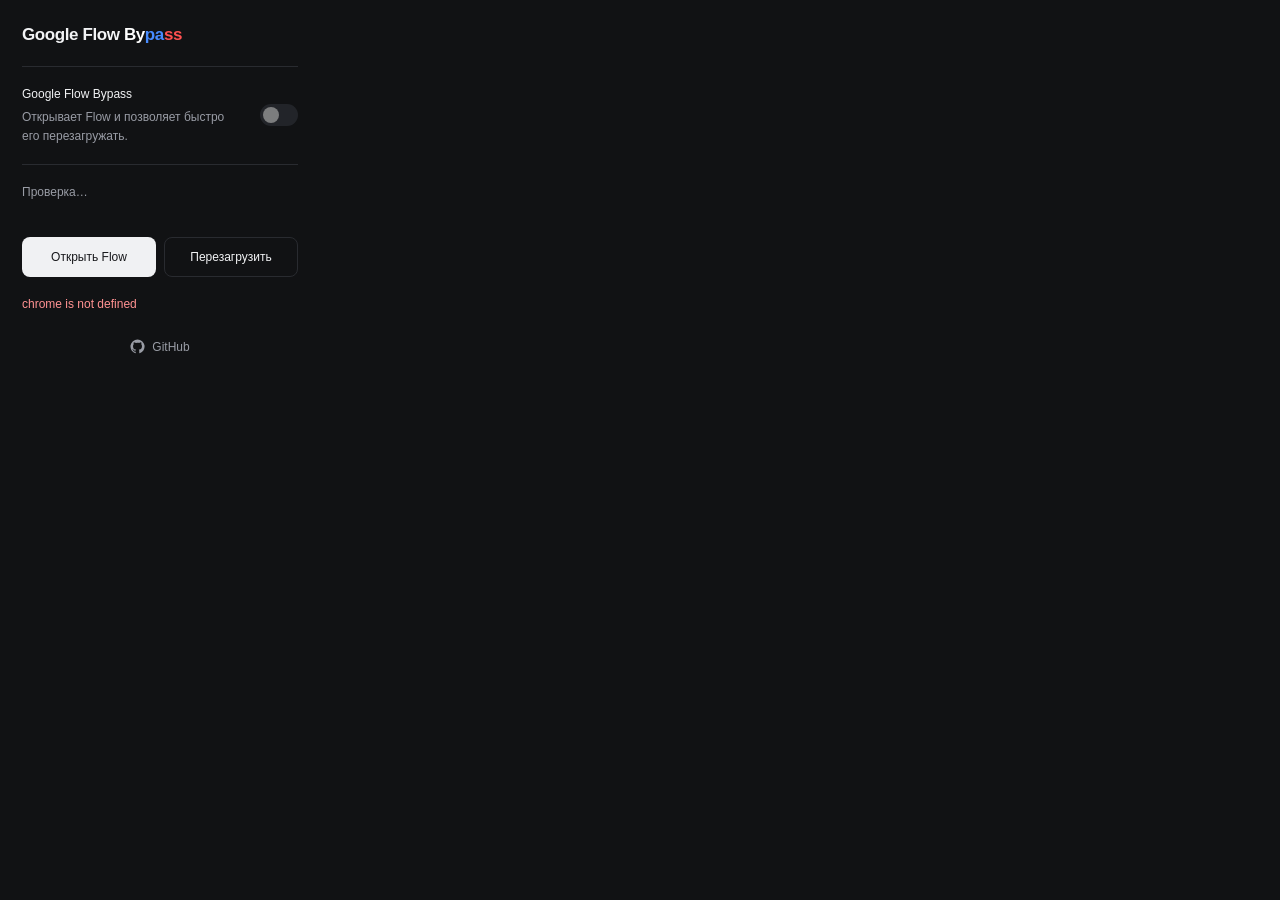
<file: Assets/google-flow/popup.html>
<!doctype html>
<html lang="ru">
<head>
  <meta charset="utf-8">
  <meta name="viewport" content="width=device-width,initial-scale=1">
  <title>Google Flow Bypass</title>
  <link rel="stylesheet" href="popup.css">
</head>
<body>
  <header class="head">
    <span class="title">Google Flow <span class="bypass"><span class="bypass-white">By</span><span class="bypass-blue">pa</span><span class="bypass-red">ss</span></span></span>
  </header>

  <main>
    <label class="row" for="enabled">
      <span class="row-text">
        <span class="row-title">Google Flow Bypass</span>
        <span class="row-sub">Открывает Flow и позволяет быстро его перезагружать.</span>
      </span>
      <span class="switch">
        <input id="enabled" type="checkbox" role="switch" disabled>
        <span class="track" aria-hidden="true"></span>
      </span>
    </label>

    <p id="status" class="status" role="status">Проверка…</p>

    <div class="actions">
      <button id="open" class="btn primary">Открыть Flow</button>
      <button id="reload" class="btn ghost">Перезагрузить</button>
    </div>

    <p id="error" class="error" role="alert"></p>
  </main>

  <footer class="foot">
    <a class="help" href="https://github.com/LZTD1/google-flow-geobypass" target="_blank" rel="noopener noreferrer">
      <svg viewBox="0 0 24 24" width="18" height="18" fill="currentColor" aria-hidden="true" focusable="false">
        <path d="M12 .75a11.25 11.25 0 0 0-3.558 21.923c.563.104.768-.244.768-.542 0-.267-.01-.975-.015-1.914-3.13.68-3.79-1.508-3.79-1.508-.512-1.3-1.25-1.646-1.25-1.646-1.022-.7.078-.686.078-.686 1.13.08 1.725 1.16 1.725 1.16 1.005 1.723 2.637 1.225 3.279.937.102-.728.393-1.225.715-1.507-2.499-.284-5.126-1.25-5.126-5.565 0-1.23.44-2.234 1.16-3.022-.117-.285-.503-1.43.11-2.98 0 0 .945-.303 3.094 1.154A10.78 10.78 0 0 1 12 6.176c.956.004 1.918.129 2.817.378 2.148-1.457 3.091-1.154 3.091-1.154.615 1.55.229 2.695.113 2.98.722.788 1.158 1.792 1.158 3.022 0 4.327-2.631 5.278-5.138 5.557.404.35.765 1.04.765 2.096 0 1.514-.014 2.735-.014 3.106 0 .3.203.651.774.541A11.252 11.252 0 0 0 12 .75Z"/>
      </svg>
      <span>GitHub</span>
    </a>
  </footer>

  <script src="popup.js"></script>
</body>
</html>
</file>
<file: Assets/google-flow/popup.css>
:root {
  color-scheme: dark;
  font-family: -apple-system, BlinkMacSystemFont, "Segoe UI", sans-serif;
  --bg: #111214;
  --text: #f2f3f5;
  --muted: #999ca5;
  --line: #292b30;
}

* { box-sizing: border-box; margin: 0; }

body {
  width: 320px;
  background: var(--bg);
  color: var(--text);
  font-size: 13px;
  line-height: 1.5;
  -webkit-font-smoothing: antialiased;
}

.head { padding: 22px 22px 18px; }
.title { font-size: 17px; font-weight: 600; letter-spacing: -.4px; }
.bypass { white-space: nowrap; }
.bypass-white { color: #ffffff; }
.bypass-blue { color: #478bff; }
.bypass-red { color: #ff5050; }

main { display: grid; gap: 18px; padding: 0 22px; }

.row {
  display: flex;
  align-items: center;
  gap: 16px;
  padding: 18px 0;
  border-top: 1px solid var(--line);
  border-bottom: 1px solid var(--line);
  cursor: pointer;
}

.row-text { display: grid; gap: 5px; min-width: 0; }
.row-title { font-size: 12px; font-weight: 500; }
.row-sub { color: var(--muted); font-size: 12px; line-height: 1.6; }

.switch { position: relative; flex: none; margin-left: auto; }
.switch input { position: absolute; opacity: 0; width: 100%; height: 100%; }

.track {
  display: block;
  width: 38px;
  height: 22px;
  border-radius: 999px;
  background: #383b43;
  transition: background .16s ease;
}

.track::after {
  content: "";
  position: absolute;
  top: 3px;
  left: 3px;
  width: 16px;
  height: 16px;
  border-radius: 50%;
  background: #ffffff;
  transition: transform .16s ease;
}

.switch input:checked + .track { background: #3975dc; }
.switch input:checked + .track::after { transform: translateX(16px); }
.switch input:disabled + .track { opacity: .45; }
.switch input:focus-visible + .track { outline: 2px solid #8bb4ff; outline-offset: 4px; }

.status { min-height: 36px; color: var(--muted); font-size: 12px; line-height: 1.5; }
.actions { display: flex; gap: 8px; }

.btn {
  flex: 1;
  min-width: 0;
  min-height: 40px;
  padding: 10px 12px;
  border: 1px solid transparent;
  border-radius: 8px;
  font: 500 12px/1.5 -apple-system, BlinkMacSystemFont, "Segoe UI", sans-serif;
  cursor: pointer;
  transition: background .16s ease, border-color .16s ease;
}

.primary { background: #f0f1f3; color: #17181b; }
.primary:hover { background: #ffffff; }
.ghost { border-color: var(--line); background: transparent; color: var(--text); }
.ghost:hover { background: #202226; border-color: #454851; }
.btn:focus-visible, .help:focus-visible { outline: 2px solid #8bb4ff; outline-offset: 3px; }
.ghost[hidden], .error:empty { display: none; }
.error { color: #ff9292; font-size: 12px; overflow-wrap: anywhere; }

.foot { padding: 18px 22px; }
.help {
  display: flex;
  align-items: center;
  justify-content: center;
  gap: 7px;
  min-height: 32px;
  border-radius: 6px;
  color: var(--muted);
  font-size: 12px;
  text-decoration: none;
  transition: color .16s ease;
}
.help:hover { color: var(--text); }
.help svg { width: 15px; height: 15px; flex: none; }

@media (prefers-reduced-motion: reduce) {
  *, *::after { transition: none !important; }
}
</file>
